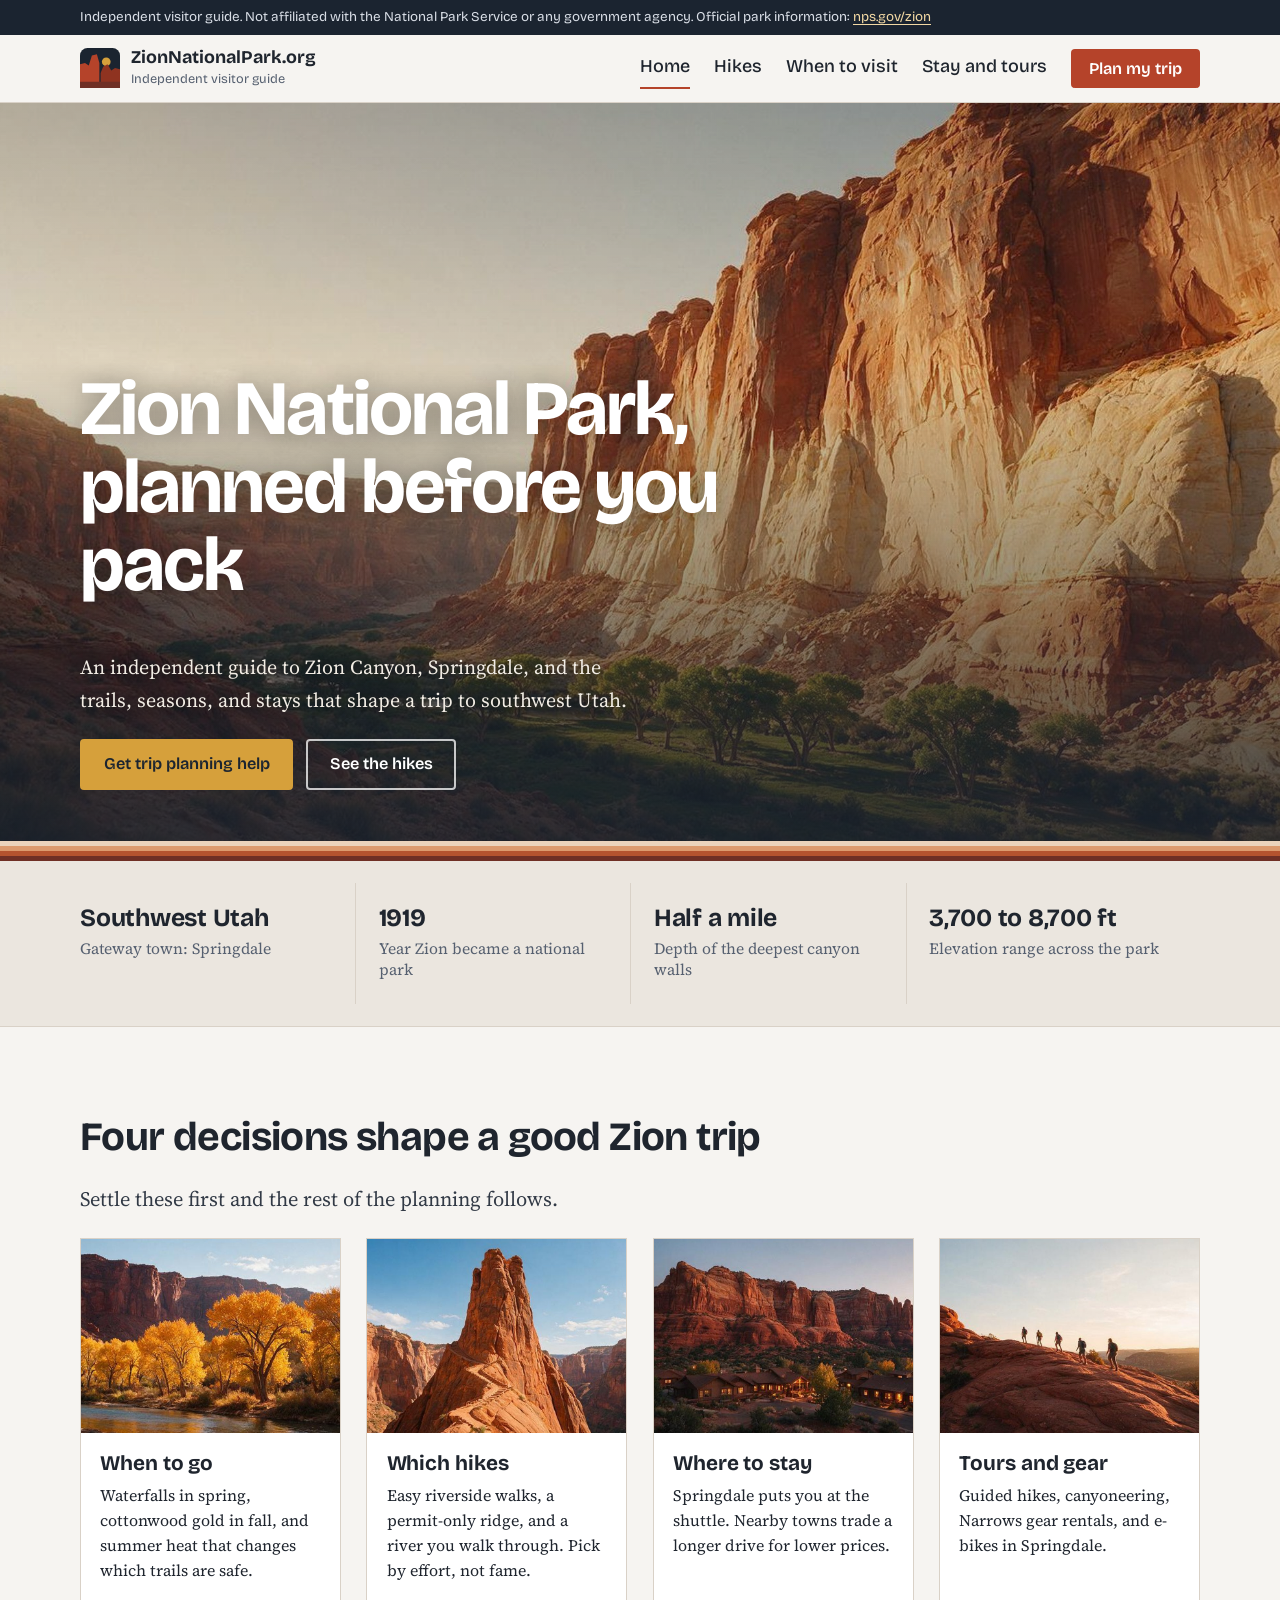
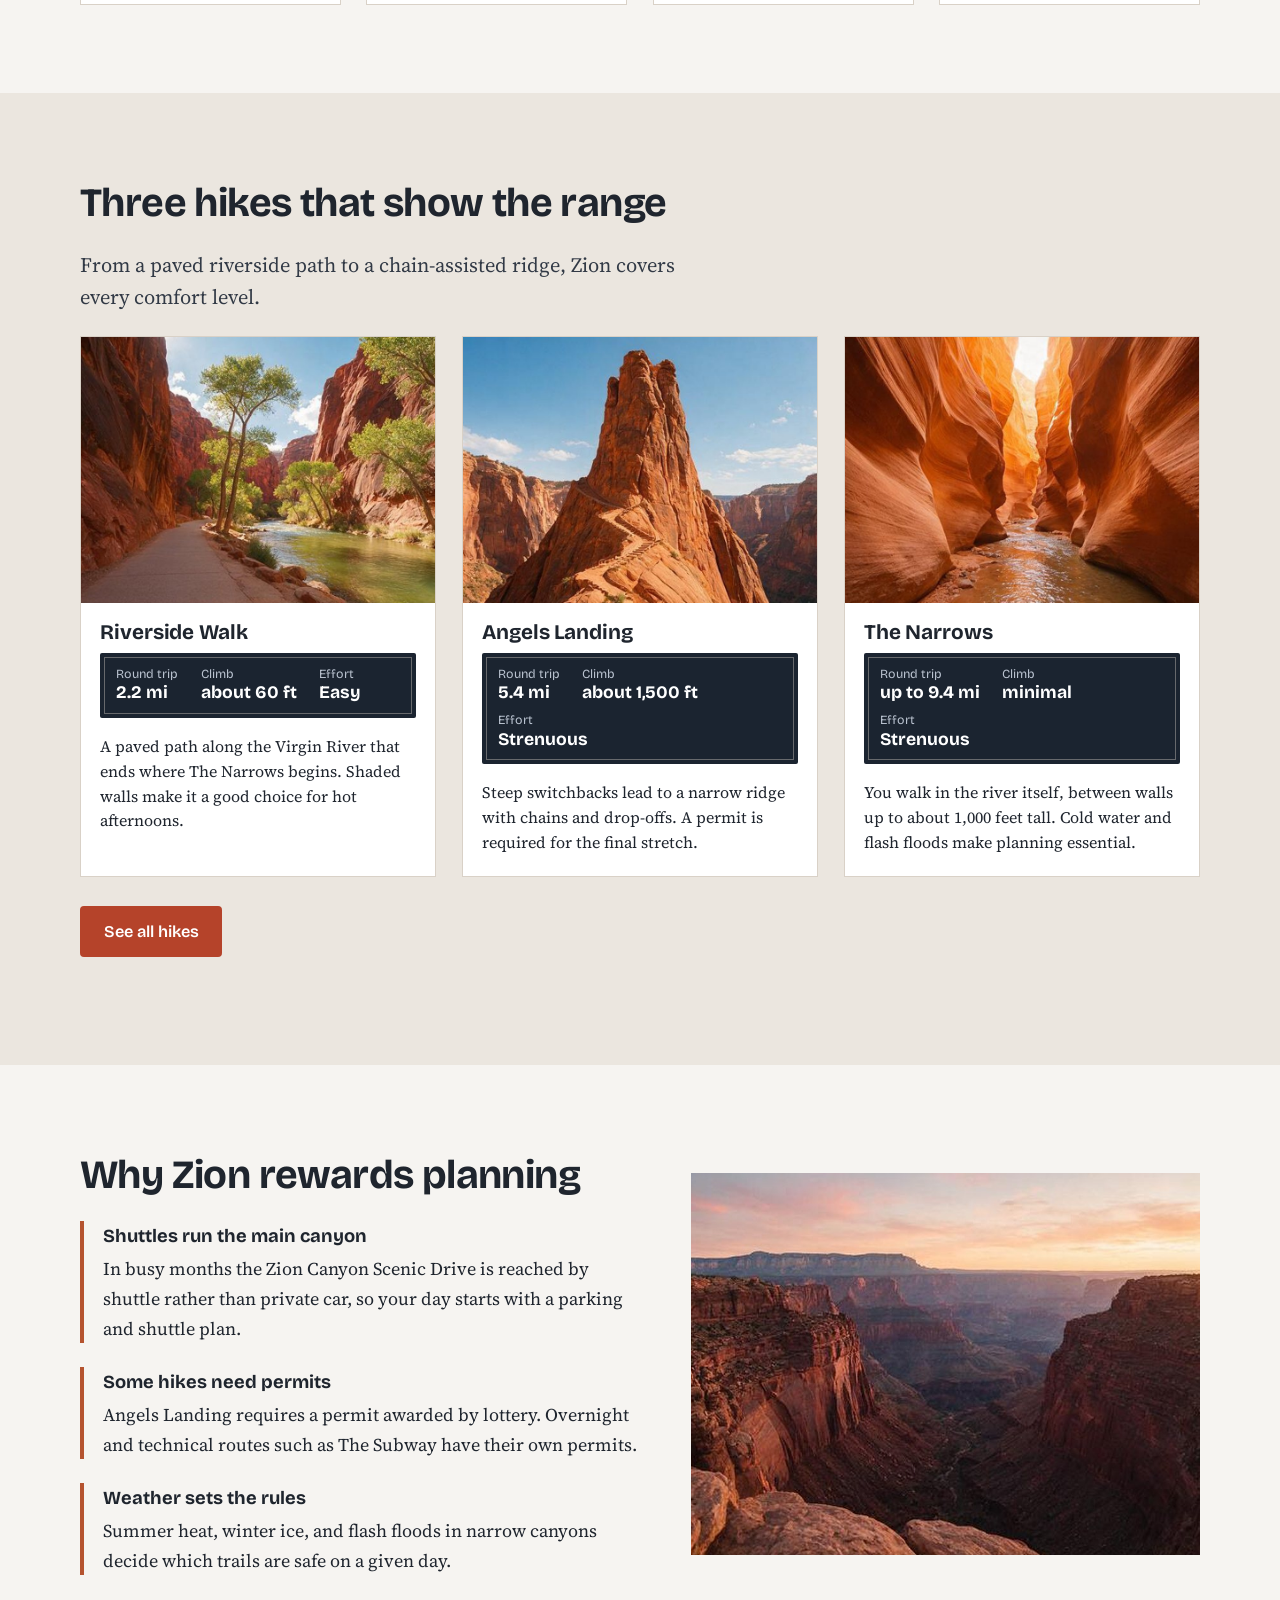
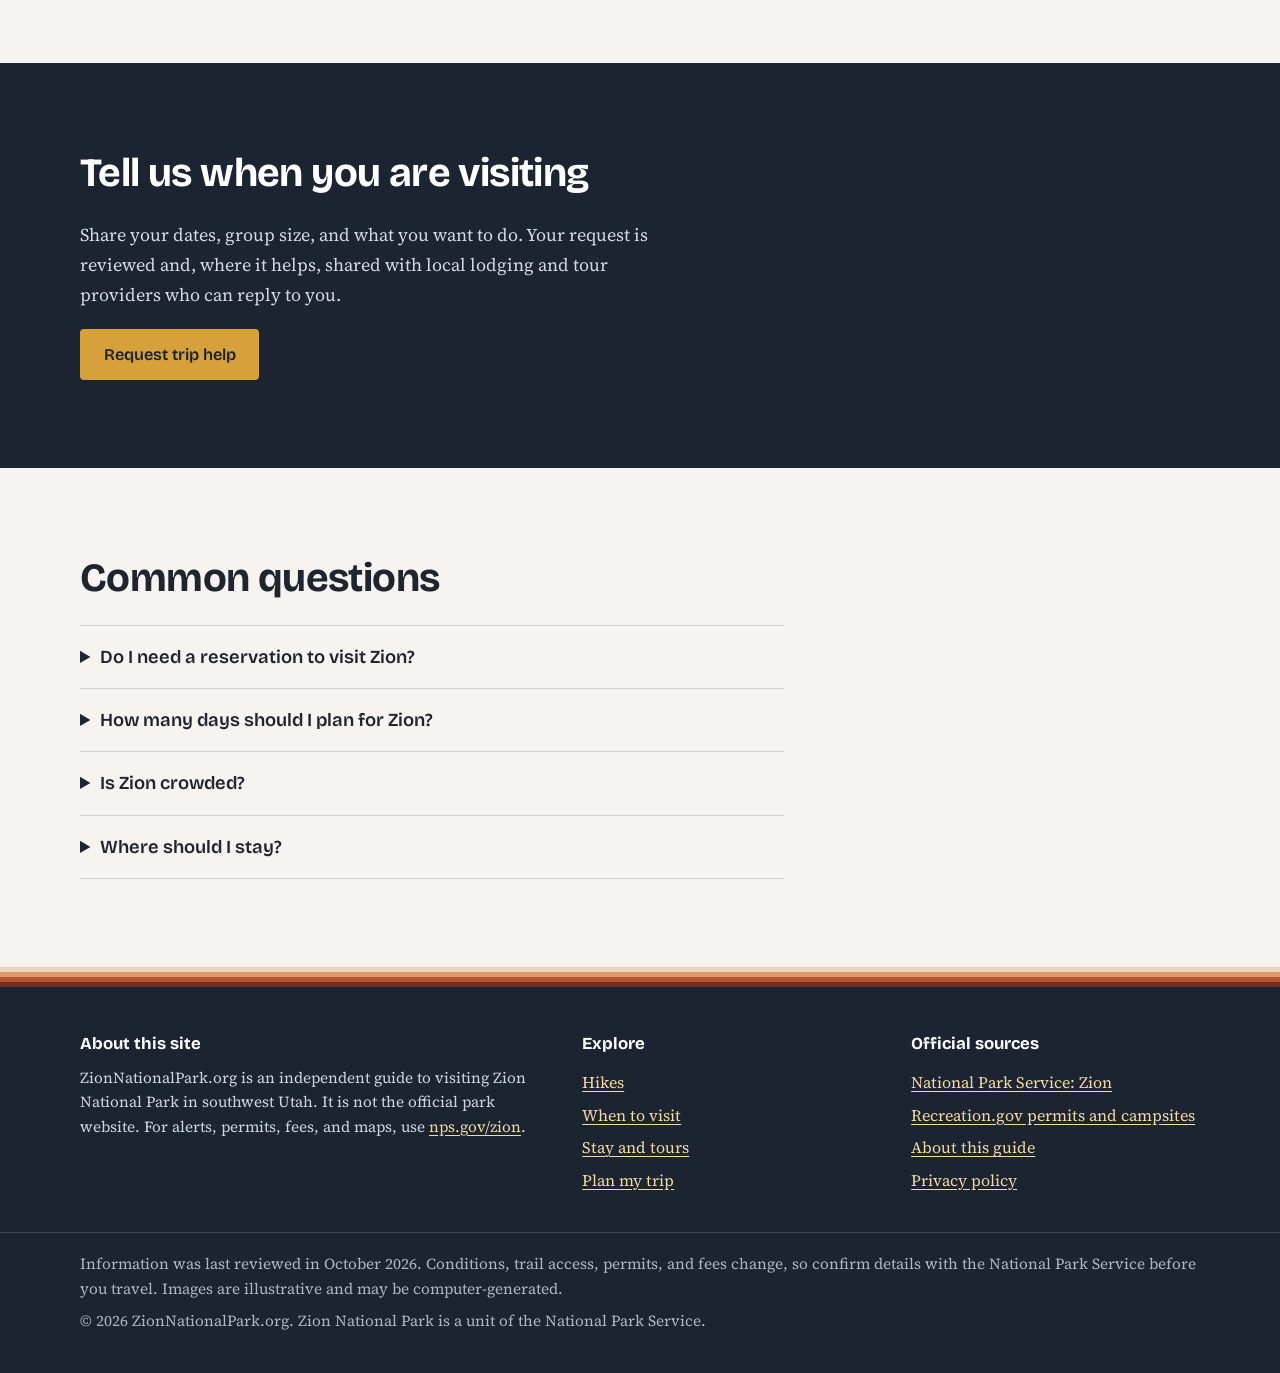
<file: index.html>
<!doctype html>
<html lang="en">
<head>
<meta charset="utf-8">
<meta name="viewport" content="width=device-width, initial-scale=1">
<title>Zion National Park Guide: Hikes, Seasons and Stays</title>
<meta name="description" content="An independent visitor guide to Zion National Park in Utah: hikes, the best time to visit, where to stay, and tours, with free trip planning help.">

<link rel="canonical" href="https://zionnationalpark.org/">
<meta property="og:type" content="website">
<meta property="og:site_name" content="ZionNationalPark.org">
<meta property="og:title" content="Zion National Park Guide: Hikes, Seasons and Stays">
<meta property="og:description" content="An independent visitor guide to Zion National Park in Utah: hikes, the best time to visit, where to stay, and tours, with free trip planning help.">
<meta property="og:url" content="https://zionnationalpark.org/">
<meta property="og:image" content="https://zionnationalpark.org/images/og-image.jpg">
<meta name="twitter:card" content="summary_large_image">
<meta name="theme-color" content="#1b2430">
<link rel="icon" href="favicon.svg" type="image/svg+xml">
<link rel="apple-touch-icon" href="apple-touch-icon.png">
<link rel="preconnect" href="https://fonts.googleapis.com">
<link rel="preconnect" href="https://fonts.gstatic.com" crossorigin>
<link rel="stylesheet" href="https://fonts.googleapis.com/css2?family=Bricolage+Grotesque:opsz,wght@12..96,500..800&family=Source+Serif+4:ital,opsz,wght@0,8..60,400..600;1,8..60,400&display=swap">
<link rel="stylesheet" href="css/style.css">
<script src="js/config.js"></script>
<script src="js/main.js" defer></script>
<script type="application/ld+json">{"@context": "https://schema.org", "@graph": [{"@type": "WebSite", "name": "ZionNationalPark.org", "url": "https://zionnationalpark.org/"}, {"@context": "https://schema.org", "@type": "FAQPage", "mainEntity": [{"@type": "Question", "name": "Do I need a reservation to visit Zion?", "acceptedAnswer": {"@type": "Answer", "text": "Rules change, so check nps.gov/zion before you go. Entering the park has not historically required a timed reservation, but specific things do: Angels Landing needs a permit, The Subway and other backcountry routes need wilderness permits, and campgrounds and lodging fill early."}}, {"@type": "Question", "name": "How many days should I plan for Zion?", "acceptedAnswer": {"@type": "Answer", "text": "Two full days covers the main canyon: one for the shuttle stops and easier trails, and one for a signature hike such as The Narrows. Three to four days lets you add Kolob Canyons, the east side, or a guided canyoneering trip."}}, {"@type": "Question", "name": "Is Zion crowded?", "acceptedAnswer": {"@type": "Answer", "text": "Zion is one of the most-visited national parks in the United States. Early mornings, weekdays, and winter are the quietest times, and the shuttle lines are shortest at the start of the day."}}, {"@type": "Question", "name": "Where should I stay?", "acceptedAnswer": {"@type": "Answer", "text": "Springdale, at the south entrance, puts you closest to the shuttle. Rockville, Hurricane, and St. George often cost less and add driving time. Kanab and Mount Carmel Junction suit the east side of the park."}}]}]}</script>
</head>
<body>
<a class="skip" href="#main">Skip to content</a>
<div class="notice"><div class="wrap">Independent visitor guide. Not affiliated with the National Park Service or any government agency. Official park information: <a href="https://www.nps.gov/zion" rel="noopener">nps.gov/zion</a></div></div>
<header class="site-header">
<div class="wrap">
<a class="brand" href="index.html"><svg viewBox="0 0 64 64" aria-hidden="true"><rect width="64" height="64" rx="12" fill="#1B2430"/><circle cx="42" cy="22" r="7" fill="#D6A03B"/><path d="M0,64 L0,26 L8,24 L14,28 L19,12 L27,10 L31,24 L31,64 Z" fill="#B5432A"/><path d="M64,64 L64,34 L56,32 L50,36 L44,26 L37,30 L33,40 L33,64 Z" fill="#8F3320"/><rect x="0" y="54" width="64" height="10" fill="#6F2F25"/></svg><span><span class="brand-name">ZionNationalPark.org</span><span class="brand-sub">Independent visitor guide</span></span></a>
<button class="nav-toggle" type="button" aria-expanded="false" aria-controls="site-nav">Menu</button>
<nav class="nav" id="site-nav" aria-label="Main"><a href="index.html" aria-current="page">Home</a><a href="hikes.html">Hikes</a><a href="when-to-visit.html">When to visit</a><a href="plan-your-stay.html">Stay and tours</a><a class="btn" href="plan-your-trip.html">Plan my trip</a></nav>
</div>
</header>
<main id="main">

<section class="hero">
<img src="images/hero.jpg" data-fallback="images/art/hero.svg" alt="Sandstone cliffs of Zion Canyon glowing at sunset above the Virgin River" width="1920" height="1080" fetchpriority="high">
<div class="wrap">
<h1>Zion National Park, planned before you pack</h1>
<p>An independent guide to Zion Canyon, Springdale, and the trails, seasons, and stays that shape a trip to southwest Utah.</p>
<div class="btn-row"><a class="btn btn--gold" href="plan-your-trip.html">Get trip planning help</a><a class="btn btn--ghost" href="hikes.html">See the hikes</a></div>
</div>
</section>
<div class="strata" aria-hidden="true"><i></i><i></i><i></i><i></i></div>
<section class="facts" aria-label="Zion at a glance"><div class="wrap"><dl>
<div><dt>Southwest Utah</dt><dd>Gateway town: Springdale</dd></div>
<div><dt>1919</dt><dd>Year Zion became a national park</dd></div>
<div><dt>Half a mile</dt><dd>Depth of the deepest canyon walls</dd></div>
<div><dt>3,700 to 8,700 ft</dt><dd>Elevation range across the park</dd></div>
</dl></div></section>

<section class="section">
<div class="wrap">
<h2>Four decisions shape a good Zion trip</h2>
<p class="lede prose">Settle these first and the rest of the planning follows.</p>
<div class="grid grid--4">
<article class="card"><img src="images/season-fall.jpg" data-fallback="images/art/season-fall.svg" alt="Golden cottonwood trees below Zion&#x27;s canyon walls in autumn" width="800" height="600" loading="lazy" decoding="async"><div class="card-body"><h3><a href="when-to-visit.html">When to go</a></h3><p>Waterfalls in spring, cottonwood gold in fall, and summer heat that changes which trails are safe.</p></div></article>
<article class="card"><img src="images/card-angels-landing.jpg" data-fallback="images/art/card-angels-landing.svg" alt="A tall sandstone fin with a switchback trail climbing its shoulder" width="800" height="600" loading="lazy" decoding="async"><div class="card-body"><h3><a href="hikes.html">Which hikes</a></h3><p>Easy riverside walks, a permit-only ridge, and a river you walk through. Pick by effort, not fame.</p></div></article>
<article class="card"><img src="images/card-springdale.jpg" data-fallback="images/art/card-springdale.svg" alt="Lodge buildings in Springdale below sandstone cliffs at dusk" width="800" height="600" loading="lazy" decoding="async"><div class="card-body"><h3><a href="plan-your-stay.html#stay">Where to stay</a></h3><p>Springdale puts you at the shuttle. Nearby towns trade a longer drive for lower prices.</p></div></article>
<article class="card"><img src="images/card-guided-tours.jpg" data-fallback="images/art/card-guided-tours.svg" alt="Hikers walking a canyon ridge at golden hour" width="800" height="600" loading="lazy" decoding="async"><div class="card-body"><h3><a href="plan-your-stay.html#tours">Tours and gear</a></h3><p>Guided hikes, canyoneering, Narrows gear rentals, and e-bikes in Springdale.</p></div></article>
</div>
</div>
</section>

<section class="section section--tint">
<div class="wrap">
<h2>Three hikes that show the range</h2>
<p class="lede prose">From a paved riverside path to a chain-assisted ridge, Zion covers every comfort level.</p>
<div class="grid grid--3">
<article class="card"><img src="images/card-riverside-walk.jpg" data-fallback="images/art/card-riverside-walk.svg" alt="A paved path beside a river between tall canyon walls" width="800" height="600" loading="lazy" decoding="async"><div class="card-body"><h3>Riverside Walk</h3><dl class="plate"><div><dt>Round trip</dt><dd>2.2 mi</dd></div><div><dt>Climb</dt><dd>about 60 ft</dd></div><div><dt>Effort</dt><dd>Easy</dd></div></dl><p>A paved path along the Virgin River that ends where The Narrows begins. Shaded walls make it a good choice for hot afternoons.</p></div></article>
<article class="card"><img src="images/card-angels-landing.jpg" data-fallback="images/art/card-angels-landing.svg" alt="A tall sandstone fin with a switchback trail" width="800" height="600" loading="lazy" decoding="async"><div class="card-body"><h3>Angels Landing</h3><dl class="plate"><div><dt>Round trip</dt><dd>5.4 mi</dd></div><div><dt>Climb</dt><dd>about 1,500 ft</dd></div><div><dt>Effort</dt><dd>Strenuous</dd></div></dl><p>Steep switchbacks lead to a narrow ridge with chains and drop-offs. A permit is required for the final stretch.</p></div></article>
<article class="card"><img src="images/card-narrows.jpg" data-fallback="images/art/card-narrows.svg" alt="A narrow slot canyon with a river running through it" width="800" height="600" loading="lazy" decoding="async"><div class="card-body"><h3>The Narrows</h3><dl class="plate"><div><dt>Round trip</dt><dd>up to 9.4 mi</dd></div><div><dt>Climb</dt><dd>minimal</dd></div><div><dt>Effort</dt><dd>Strenuous</dd></div></dl><p>You walk in the river itself, between walls up to about 1,000 feet tall. Cold water and flash floods make planning essential.</p></div></article>
</div>
<p style="margin-top:1.8rem"><a class="btn" href="hikes.html">See all hikes</a></p>
</div>
</section>

<section class="section">
<div class="wrap split">
<div>
<h2>Why Zion rewards planning</h2>
<ul class="points">
<li><strong>Shuttles run the main canyon</strong>In busy months the Zion Canyon Scenic Drive is reached by shuttle rather than private car, so your day starts with a parking and shuttle plan.</li>
<li><strong>Some hikes need permits</strong>Angels Landing requires a permit awarded by lottery. Overnight and technical routes such as The Subway have their own permits.</li>
<li><strong>Weather sets the rules</strong>Summer heat, winter ice, and flash floods in narrow canyons decide which trails are safe on a given day.</li>
</ul>
</div>
<div><img src="images/card-observation-point.jpg" data-fallback="images/art/card-observation-point.svg" alt="A deep canyon seen from a high rim at sunset" width="800" height="600" loading="lazy" decoding="async"></div>
</div>
</section>

<section class="section cta">
<div class="wrap">
<h2>Tell us when you are visiting</h2>
<p>Share your dates, group size, and what you want to do. Your request is reviewed and, where it helps, shared with local lodging and tour providers who can reply to you.</p>
<a class="btn btn--gold" href="plan-your-trip.html">Request trip help</a>
</div>
</section>

<section class="section">
<div class="wrap">
<h2>Common questions</h2>
<div class="prose" style="max-width:44rem"><details><summary>Do I need a reservation to visit Zion?</summary><p>Rules change, so check nps.gov/zion before you go. Entering the park has not historically required a timed reservation, but specific things do: Angels Landing needs a permit, The Subway and other backcountry routes need wilderness permits, and campgrounds and lodging fill early.</p></details><details><summary>How many days should I plan for Zion?</summary><p>Two full days covers the main canyon: one for the shuttle stops and easier trails, and one for a signature hike such as The Narrows. Three to four days lets you add Kolob Canyons, the east side, or a guided canyoneering trip.</p></details><details><summary>Is Zion crowded?</summary><p>Zion is one of the most-visited national parks in the United States. Early mornings, weekdays, and winter are the quietest times, and the shuttle lines are shortest at the start of the day.</p></details><details><summary>Where should I stay?</summary><p>Springdale, at the south entrance, puts you closest to the shuttle. Rockville, Hurricane, and St. George often cost less and add driving time. Kanab and Mount Carmel Junction suit the east side of the park.</p></details></div>
</div>
</section>

</main>
<div class="strata strata--static" aria-hidden="true"><i></i><i></i><i></i><i></i></div>
<footer class="site-footer">
<div class="wrap">
<div>
<h2>About this site</h2>
<p>ZionNationalPark.org is an independent guide to visiting Zion National Park in southwest Utah. It is not the official park website. For alerts, permits, fees, and maps, use <a href="https://www.nps.gov/zion" rel="noopener">nps.gov/zion</a>.</p>
</div>
<div>
<h2>Explore</h2>
<ul>
<li><a href="hikes.html">Hikes</a></li>
<li><a href="when-to-visit.html">When to visit</a></li>
<li><a href="plan-your-stay.html">Stay and tours</a></li>
<li><a href="plan-your-trip.html">Plan my trip</a></li>
</ul>
</div>
<div>
<h2>Official sources</h2>
<ul>
<li><a href="https://www.nps.gov/zion" rel="noopener">National Park Service: Zion</a></li>
<li><a href="https://www.recreation.gov" rel="noopener">Recreation.gov permits and campsites</a></li>
<li><a href="about.html">About this guide</a></li>
<li><a href="privacy.html">Privacy policy</a></li>
</ul>
</div>
</div>
<div class="legal"><div class="wrap">
<p>Information was last reviewed in October 2026. Conditions, trail access, permits, and fees change, so confirm details with the National Park Service before you travel. Images are illustrative and may be computer-generated.</p>
<p>&copy; <span id="year">2026</span> ZionNationalPark.org. Zion National Park is a unit of the National Park Service.</p>
</div></div>
</footer>
</body>
</html>
</file>
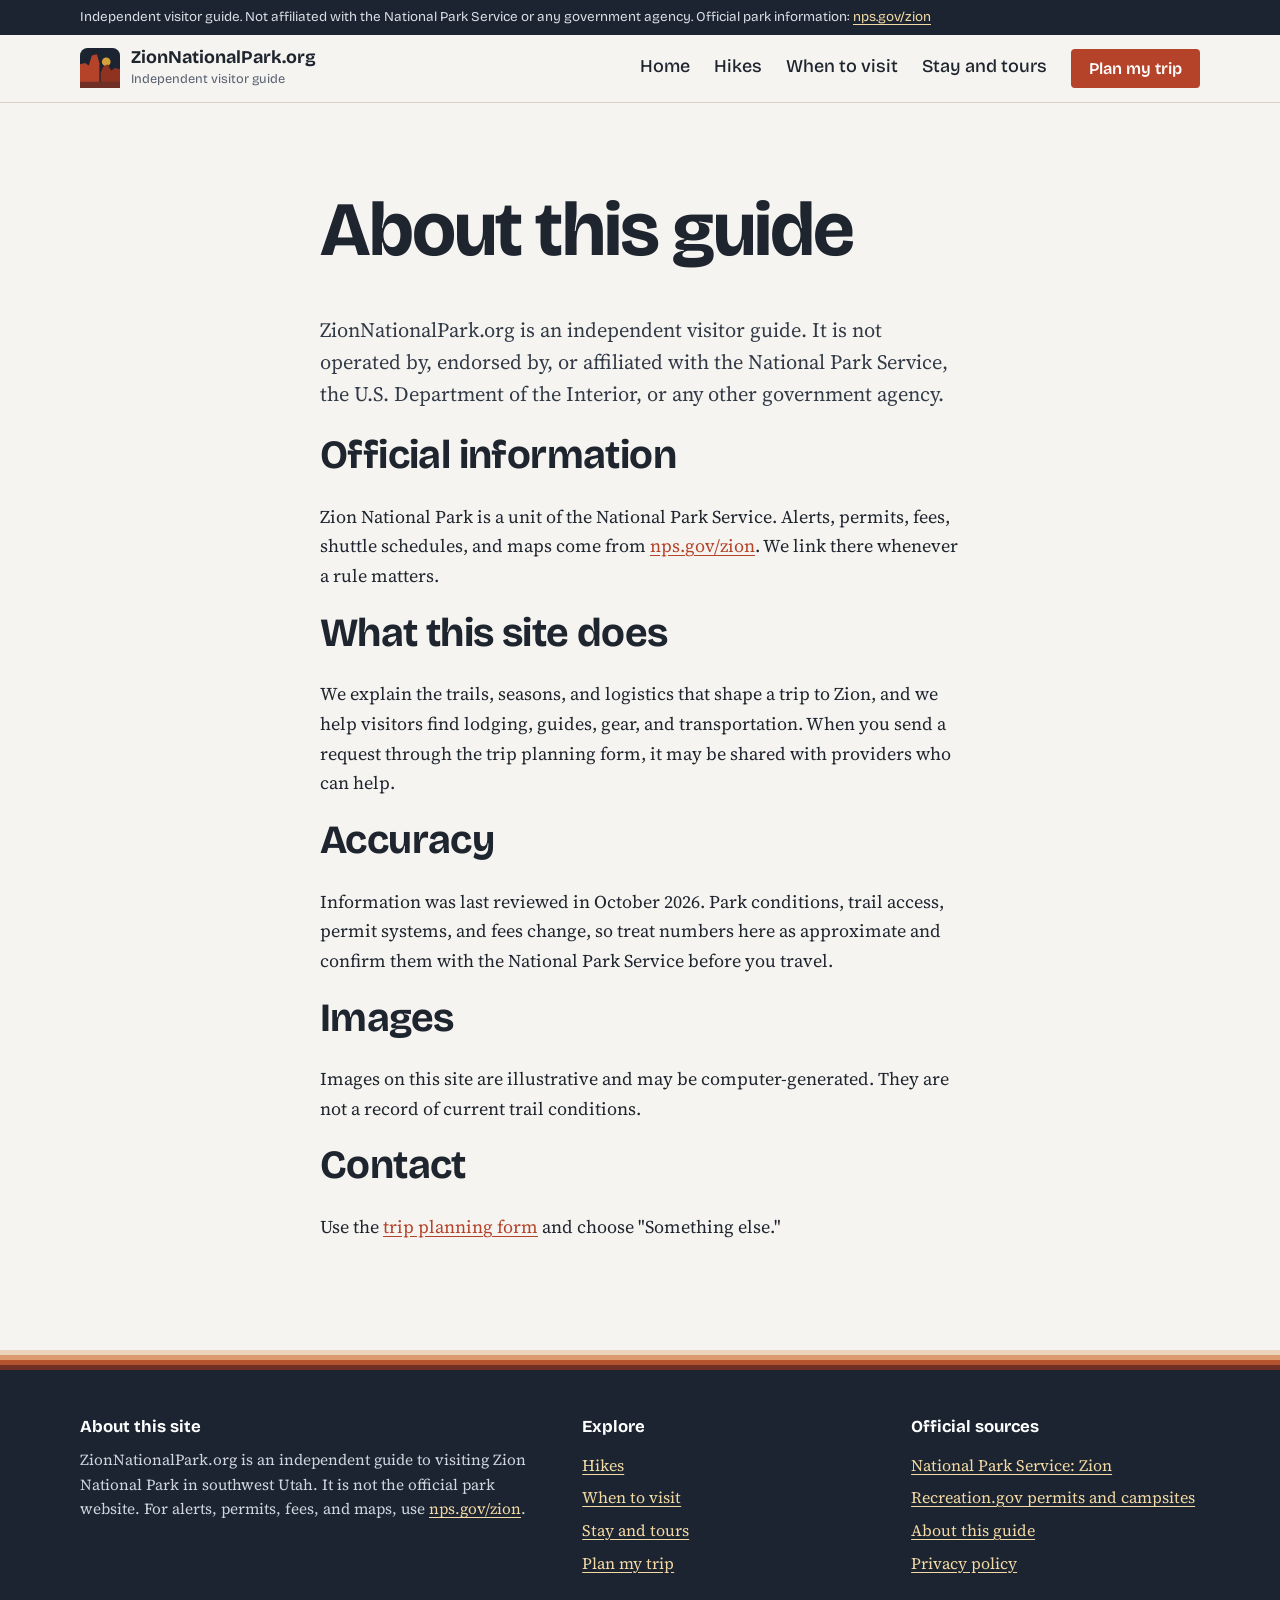
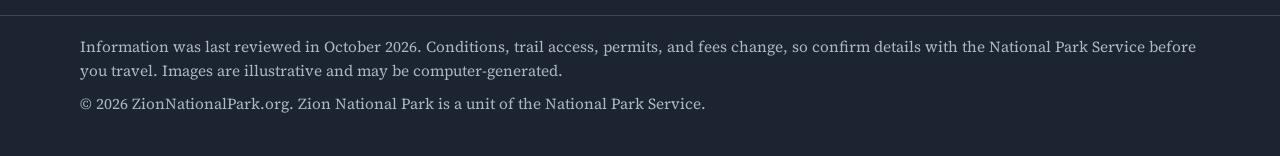
<file: about.html>
<!doctype html>
<html lang="en">
<head>
<meta charset="utf-8">
<meta name="viewport" content="width=device-width, initial-scale=1">
<title>About This Independent Zion Guide</title>
<meta name="description" content="ZionNationalPark.org is an independent visitor guide, not affiliated with the National Park Service.">

<link rel="canonical" href="https://zionnationalpark.org/about.html">
<meta property="og:type" content="website">
<meta property="og:site_name" content="ZionNationalPark.org">
<meta property="og:title" content="About This Independent Zion Guide">
<meta property="og:description" content="ZionNationalPark.org is an independent visitor guide, not affiliated with the National Park Service.">
<meta property="og:url" content="https://zionnationalpark.org/about.html">
<meta property="og:image" content="https://zionnationalpark.org/images/og-image.jpg">
<meta name="twitter:card" content="summary_large_image">
<meta name="theme-color" content="#1b2430">
<link rel="icon" href="favicon.svg" type="image/svg+xml">
<link rel="apple-touch-icon" href="apple-touch-icon.png">
<link rel="preconnect" href="https://fonts.googleapis.com">
<link rel="preconnect" href="https://fonts.gstatic.com" crossorigin>
<link rel="stylesheet" href="https://fonts.googleapis.com/css2?family=Bricolage+Grotesque:opsz,wght@12..96,500..800&family=Source+Serif+4:ital,opsz,wght@0,8..60,400..600;1,8..60,400&display=swap">
<link rel="stylesheet" href="css/style.css">
<script src="js/config.js"></script>
<script src="js/main.js" defer></script>

</head>
<body>
<a class="skip" href="#main">Skip to content</a>
<div class="notice"><div class="wrap">Independent visitor guide. Not affiliated with the National Park Service or any government agency. Official park information: <a href="https://www.nps.gov/zion" rel="noopener">nps.gov/zion</a></div></div>
<header class="site-header">
<div class="wrap">
<a class="brand" href="index.html"><svg viewBox="0 0 64 64" aria-hidden="true"><rect width="64" height="64" rx="12" fill="#1B2430"/><circle cx="42" cy="22" r="7" fill="#D6A03B"/><path d="M0,64 L0,26 L8,24 L14,28 L19,12 L27,10 L31,24 L31,64 Z" fill="#B5432A"/><path d="M64,64 L64,34 L56,32 L50,36 L44,26 L37,30 L33,40 L33,64 Z" fill="#8F3320"/><rect x="0" y="54" width="64" height="10" fill="#6F2F25"/></svg><span><span class="brand-name">ZionNationalPark.org</span><span class="brand-sub">Independent visitor guide</span></span></a>
<button class="nav-toggle" type="button" aria-expanded="false" aria-controls="site-nav">Menu</button>
<nav class="nav" id="site-nav" aria-label="Main"><a href="index.html">Home</a><a href="hikes.html">Hikes</a><a href="when-to-visit.html">When to visit</a><a href="plan-your-stay.html">Stay and tours</a><a class="btn" href="plan-your-trip.html">Plan my trip</a></nav>
</div>
</header>
<main id="main">

<section class="section"><div class="wrap prose">
<h1>About this guide</h1>
<p class="lede">ZionNationalPark.org is an independent visitor guide. It is not operated by, endorsed by, or affiliated with the National Park Service, the U.S. Department of the Interior, or any other government agency.</p>
<h2>Official information</h2>
<p>Zion National Park is a unit of the National Park Service. Alerts, permits, fees, shuttle schedules, and maps come from <a href="https://www.nps.gov/zion" rel="noopener">nps.gov/zion</a>. We link there whenever a rule matters.</p>
<h2>What this site does</h2>
<p>We explain the trails, seasons, and logistics that shape a trip to Zion, and we help visitors find lodging, guides, gear, and transportation. When you send a request through the trip planning form, it may be shared with providers who can help.</p>
<h2>Accuracy</h2>
<p>Information was last reviewed in October 2026. Park conditions, trail access, permit systems, and fees change, so treat numbers here as approximate and confirm them with the National Park Service before you travel.</p>
<h2>Images</h2>
<p>Images on this site are illustrative and may be computer-generated. They are not a record of current trail conditions.</p>
<h2>Contact</h2>
<p>Use the <a href="plan-your-trip.html">trip planning form</a> and choose "Something else."</p>
</div></section>

</main>
<div class="strata strata--static" aria-hidden="true"><i></i><i></i><i></i><i></i></div>
<footer class="site-footer">
<div class="wrap">
<div>
<h2>About this site</h2>
<p>ZionNationalPark.org is an independent guide to visiting Zion National Park in southwest Utah. It is not the official park website. For alerts, permits, fees, and maps, use <a href="https://www.nps.gov/zion" rel="noopener">nps.gov/zion</a>.</p>
</div>
<div>
<h2>Explore</h2>
<ul>
<li><a href="hikes.html">Hikes</a></li>
<li><a href="when-to-visit.html">When to visit</a></li>
<li><a href="plan-your-stay.html">Stay and tours</a></li>
<li><a href="plan-your-trip.html">Plan my trip</a></li>
</ul>
</div>
<div>
<h2>Official sources</h2>
<ul>
<li><a href="https://www.nps.gov/zion" rel="noopener">National Park Service: Zion</a></li>
<li><a href="https://www.recreation.gov" rel="noopener">Recreation.gov permits and campsites</a></li>
<li><a href="about.html">About this guide</a></li>
<li><a href="privacy.html">Privacy policy</a></li>
</ul>
</div>
</div>
<div class="legal"><div class="wrap">
<p>Information was last reviewed in October 2026. Conditions, trail access, permits, and fees change, so confirm details with the National Park Service before you travel. Images are illustrative and may be computer-generated.</p>
<p>&copy; <span id="year">2026</span> ZionNationalPark.org. Zion National Park is a unit of the National Park Service.</p>
</div></div>
</footer>
</body>
</html>
</file>
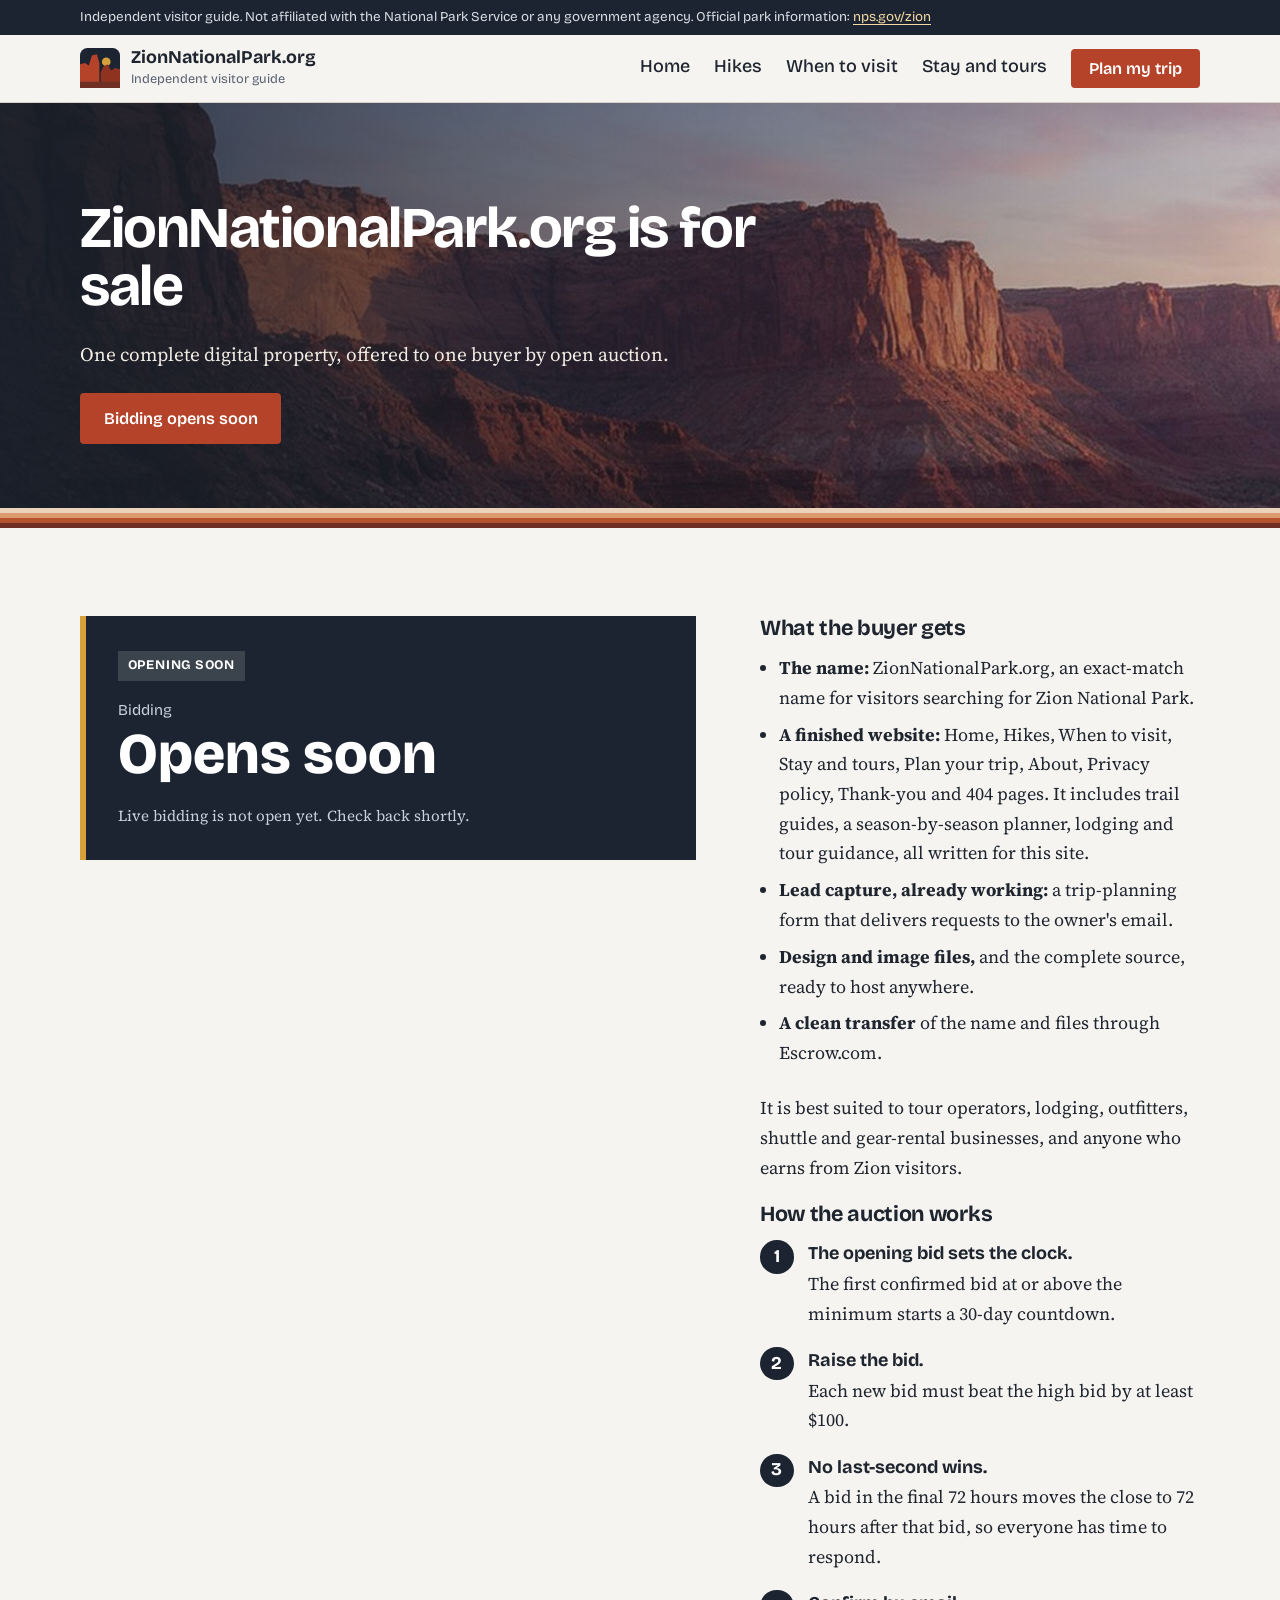
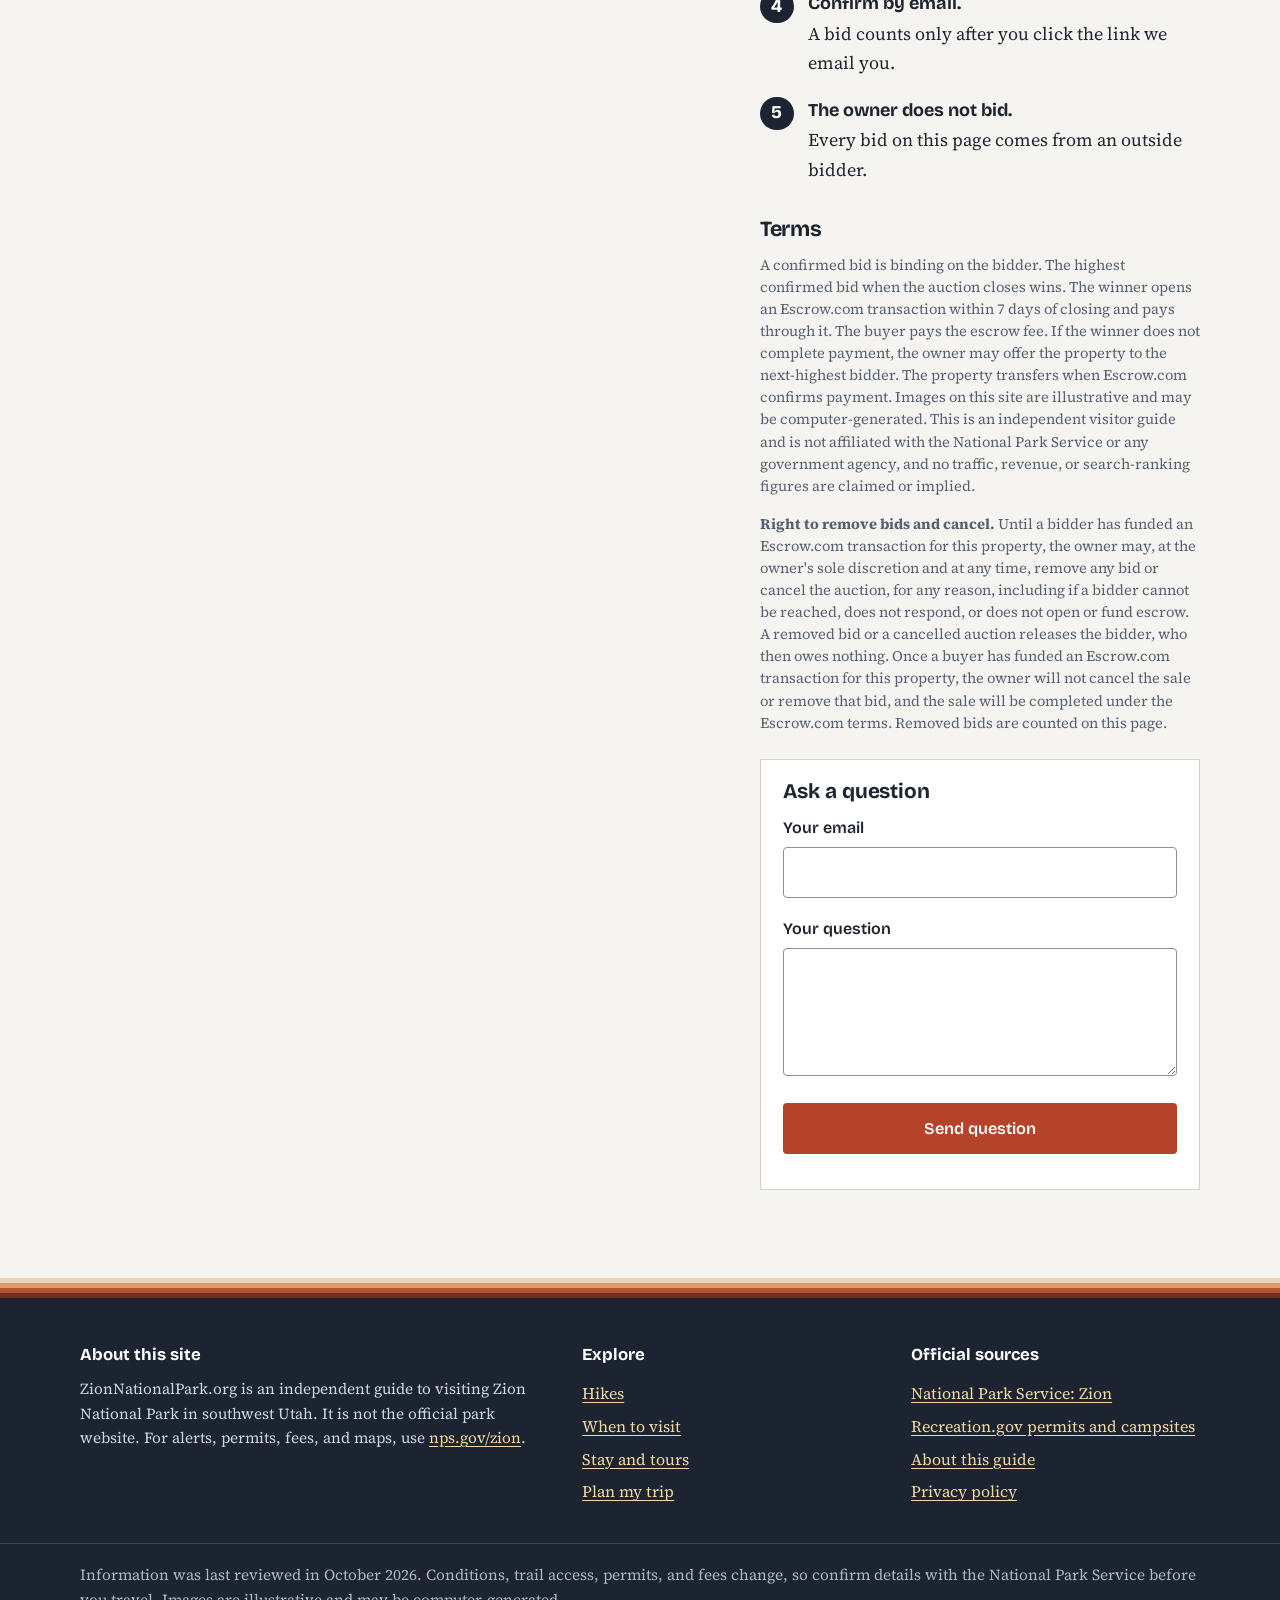
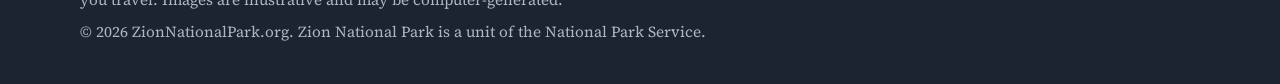
<file: auction.html>
<!doctype html>
<html lang="en">
<head>
<meta charset="utf-8">
<meta name="robots" content="noindex, follow">
<meta name="viewport" content="width=device-width, initial-scale=1">
<title>ZionNationalPark.org: Digital Property for Sale by Auction</title>
<meta name="description" content="ZionNationalPark.org is offered as a complete digital property: the name, a finished visitor guide, and a working lead-capture form. Bids are open.">

<link rel="canonical" href="https://zionnationalpark.org/auction.html">
<meta property="og:type" content="website">
<meta property="og:site_name" content="ZionNationalPark.org">
<meta property="og:title" content="ZionNationalPark.org: Digital Property for Sale by Auction">
<meta property="og:description" content="ZionNationalPark.org is offered as a complete digital property: the name, a finished visitor guide, and a working lead-capture form. Bids are open.">
<meta property="og:url" content="https://zionnationalpark.org/auction.html">
<meta property="og:image" content="https://zionnationalpark.org/images/og-image.jpg">
<meta name="twitter:card" content="summary_large_image">
<meta name="theme-color" content="#1b2430">
<link rel="icon" href="favicon.svg" type="image/svg+xml">
<link rel="apple-touch-icon" href="apple-touch-icon.png">
<link rel="preconnect" href="https://fonts.googleapis.com">
<link rel="preconnect" href="https://fonts.gstatic.com" crossorigin>
<link rel="stylesheet" href="https://fonts.googleapis.com/css2?family=Bricolage+Grotesque:opsz,wght@12..96,500..800&family=Source+Serif+4:ital,opsz,wght@0,8..60,400..600;1,8..60,400&display=swap">
<link rel="stylesheet" href="css/style.css">
<script src="js/config.js"></script>
<script src="js/main.js" defer></script>
<script src="js/auction.js?v=4" defer></script>

</head>
<body>
<a class="skip" href="#main">Skip to content</a>
<div class="notice"><div class="wrap">Independent visitor guide. Not affiliated with the National Park Service or any government agency. Official park information: <a href="https://www.nps.gov/zion" rel="noopener">nps.gov/zion</a></div></div>
<header class="site-header">
<div class="wrap">
<a class="brand" href="index.html"><svg viewBox="0 0 64 64" aria-hidden="true"><rect width="64" height="64" rx="12" fill="#1B2430"/><circle cx="42" cy="22" r="7" fill="#D6A03B"/><path d="M0,64 L0,26 L8,24 L14,28 L19,12 L27,10 L31,24 L31,64 Z" fill="#B5432A"/><path d="M64,64 L64,34 L56,32 L50,36 L44,26 L37,30 L33,40 L33,64 Z" fill="#8F3320"/><rect x="0" y="54" width="64" height="10" fill="#6F2F25"/></svg><span><span class="brand-name">ZionNationalPark.org</span><span class="brand-sub">Independent visitor guide</span></span></a>
<button class="nav-toggle" type="button" aria-expanded="false" aria-controls="site-nav">Menu</button>
<nav class="nav" id="site-nav" aria-label="Main"><a href="index.html">Home</a><a href="hikes.html">Hikes</a><a href="when-to-visit.html">When to visit</a><a href="plan-your-stay.html">Stay and tours</a><a class="btn" href="plan-your-trip.html">Plan my trip</a></nav>
</div>
</header>
<main id="main">

<section class="page-head">
<img src="images/header-plan.jpg" data-fallback="images/art/header-plan.svg" alt="" width="1600" height="500" fetchpriority="high">
<div class="wrap">
<h1>ZionNationalPark.org is for sale</h1>
<p>One complete digital property, offered to one buyer by open auction.</p>
<p style="margin-top:1.4rem"><a class="btn" id="a-cta" href="#auction-panel">Place a bid</a></p>
</div>
</section>
<div class="strata" aria-hidden="true"><i></i><i></i><i></i><i></i></div>

<section class="section">
<div class="wrap form-layout">
<div>
<div id="a-banner" class="a-banner" hidden role="status"></div>

<div class="auction-panel" id="auction-panel" aria-live="polite">
<span class="a-status" id="a-status">Loading</span>
<p class="a-label" id="a-label">Current high bid</p>
<p class="a-amount" id="a-amount">&nbsp;</p>
<p class="a-clock-label" id="a-clock-label"></p>
<p class="a-clock" id="a-clock"></p>
<p class="a-meta" id="a-meta"></p>
<div class="a-history-wrap" id="a-history-wrap" hidden>
<h3>Confirmed bids</h3>
<ul class="a-history" id="a-history"></ul>
<p class="a-meta" id="a-removed" hidden></p>
</div>
</div>

<div id="bid-form-wrap" hidden>
<form id="bid-form" class="lead-form" novalidate>
<h2 style="margin-top:0">Place a bid</h2>
<p class="fine" style="margin-top:0">Your next bid must be at least <strong id="a-min"></strong>. Your bid counts only after you confirm it by email. The email can land in spam or junk, so check there if it does not arrive.</p>
<div class="hp" aria-hidden="true"><input type="text" name="hp_trap_field" tabindex="-1" autocomplete="off"></div>
<div class="field-row">
<div class="field"><label for="bid-name">Your name</label><input type="text" id="bid-name" name="name" autocomplete="name" required></div>
<div class="field"><label for="bid-company">Company <span class="hint">(optional)</span></label><input type="text" id="bid-company" name="company" autocomplete="organization"></div>
</div>
<div class="field-row">
<div class="field"><label for="bid-email">Email</label><input type="email" id="bid-email" name="email" autocomplete="email" required></div>
<div class="field"><label for="bid-phone">Phone</label><input type="tel" id="bid-phone" name="phone" autocomplete="tel" required></div>
</div>
<div class="field"><label for="bid-amount">Your bid (US dollars)</label><div class="a-amount-field"><span>$</span><input type="text" inputmode="numeric" id="bid-amount" name="amount" autocomplete="off" required></div></div>
<div class="field"><label class="check"><input type="checkbox" name="terms" id="bid-terms"><span>I have read the auction terms. I understand that a confirmed bid is binding on me, that the winner opens and funds an Escrow.com transaction within 7 days of the auction closing, and that the owner may remove a bid or cancel the auction until escrow is funded.</span></label></div>
<button class="btn" type="submit">Submit bid</button>
<div id="bid-status" class="form-status" role="status"></div>
</form>
</div>
<div id="a-closed" class="a-closed" hidden>Bidding is not open right now.</div>
</div>

<aside class="a-side">
<h2>What the buyer gets</h2>
<ul class="a-list">
<li><strong>The name:</strong> ZionNationalPark.org, an exact-match name for visitors searching for Zion National Park.</li>
<li><strong>A finished website:</strong> Home, Hikes, When to visit, Stay and tours, Plan your trip, About, Privacy policy, Thank-you and 404 pages. It includes trail guides, a season-by-season planner, lodging and tour guidance, all written for this site.</li>
<li><strong>Lead capture, already working:</strong> a trip-planning form that delivers requests to the owner's email.</li>
<li><strong>Design and image files,</strong> and the complete source, ready to host anywhere.</li>
<li><strong>A clean transfer</strong> of the name and files through Escrow.com.</li>
</ul>
<p>It is best suited to tour operators, lodging, outfitters, shuttle and gear-rental businesses, and anyone who earns from Zion visitors.</p>

<h2>How the auction works</h2>
<ol class="steps">
<li><strong>The opening bid sets the clock.</strong>The first confirmed bid at or above the minimum starts a 30-day countdown.</li>
<li><strong>Raise the bid.</strong>Each new bid must beat the high bid by at least $100.</li>
<li><strong>No last-second wins.</strong>A bid in the final 72 hours moves the close to 72 hours after that bid, so everyone has time to respond.</li>
<li><strong>Confirm by email.</strong>A bid counts only after you click the link we email you.</li>
<li><strong>The owner does not bid.</strong>Every bid on this page comes from an outside bidder.</li>
</ol>

<h2>Terms</h2>
<p class="fine" style="margin-top:0">A confirmed bid is binding on the bidder. The highest confirmed bid when the auction closes wins. The winner opens an Escrow.com transaction within 7 days of closing and pays through it. The buyer pays the escrow fee. If the winner does not complete payment, the owner may offer the property to the next-highest bidder. The property transfers when Escrow.com confirms payment. Images on this site are illustrative and may be computer-generated. This is an independent visitor guide and is not affiliated with the National Park Service or any government agency, and no traffic, revenue, or search-ranking figures are claimed or implied.</p>
<p class="fine"><strong>Right to remove bids and cancel.</strong> Until a bidder has funded an Escrow.com transaction for this property, the owner may, at the owner's sole discretion and at any time, remove any bid or cancel the auction, for any reason, including if a bidder cannot be reached, does not respond, or does not open or fund escrow. A removed bid or a cancelled auction releases the bidder, who then owes nothing. Once a buyer has funded an Escrow.com transaction for this property, the owner will not cancel the sale or remove that bid, and the sale will be completed under the Escrow.com terms. Removed bids are counted on this page.</p>

<form id="ask-form" class="ask-form" novalidate>
<h3>Ask a question</h3>
<div class="hp" aria-hidden="true"><input type="checkbox" name="botcheck" tabindex="-1" autocomplete="off"></div>
<div class="field"><label for="ask-email">Your email</label><input type="email" id="ask-email" name="email" required></div>
<div class="field"><label for="ask-msg">Your question</label><textarea id="ask-msg" name="message" required></textarea></div>
<button class="btn" type="submit">Send question</button>
<div id="ask-status" class="form-status" role="status"></div>
</form>
</aside>
</div>
</section>

</main>
<div class="strata strata--static" aria-hidden="true"><i></i><i></i><i></i><i></i></div>
<footer class="site-footer">
<div class="wrap">
<div>
<h2>About this site</h2>
<p>ZionNationalPark.org is an independent guide to visiting Zion National Park in southwest Utah. It is not the official park website. For alerts, permits, fees, and maps, use <a href="https://www.nps.gov/zion" rel="noopener">nps.gov/zion</a>.</p>
</div>
<div>
<h2>Explore</h2>
<ul>
<li><a href="hikes.html">Hikes</a></li>
<li><a href="when-to-visit.html">When to visit</a></li>
<li><a href="plan-your-stay.html">Stay and tours</a></li>
<li><a href="plan-your-trip.html">Plan my trip</a></li>
</ul>
</div>
<div>
<h2>Official sources</h2>
<ul>
<li><a href="https://www.nps.gov/zion" rel="noopener">National Park Service: Zion</a></li>
<li><a href="https://www.recreation.gov" rel="noopener">Recreation.gov permits and campsites</a></li>
<li><a href="about.html">About this guide</a></li>
<li><a href="privacy.html">Privacy policy</a></li>
</ul>
</div>
</div>
<div class="legal"><div class="wrap">
<p>Information was last reviewed in October 2026. Conditions, trail access, permits, and fees change, so confirm details with the National Park Service before you travel. Images are illustrative and may be computer-generated.</p>
<p>&copy; <span id="year">2026</span> ZionNationalPark.org. Zion National Park is a unit of the National Park Service.</p>
</div></div>
</footer>
</body>
</html>
</file>
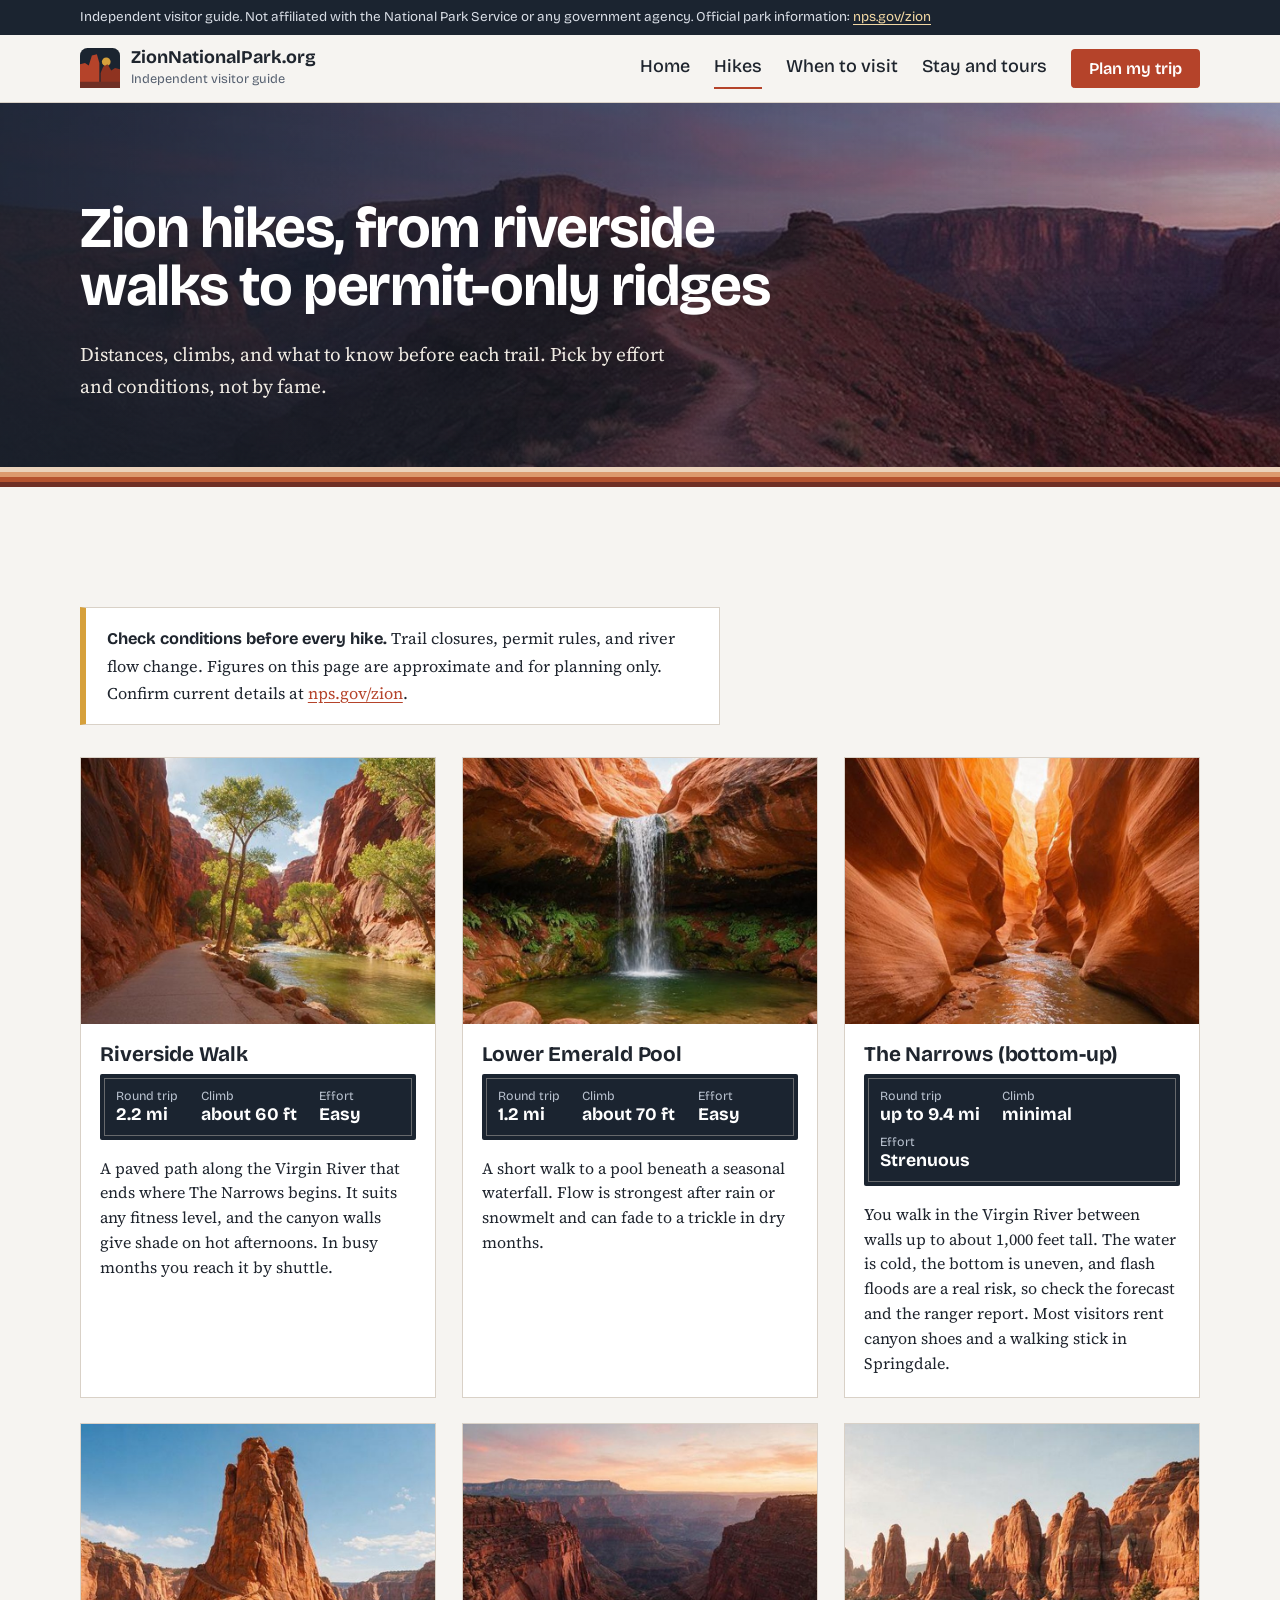
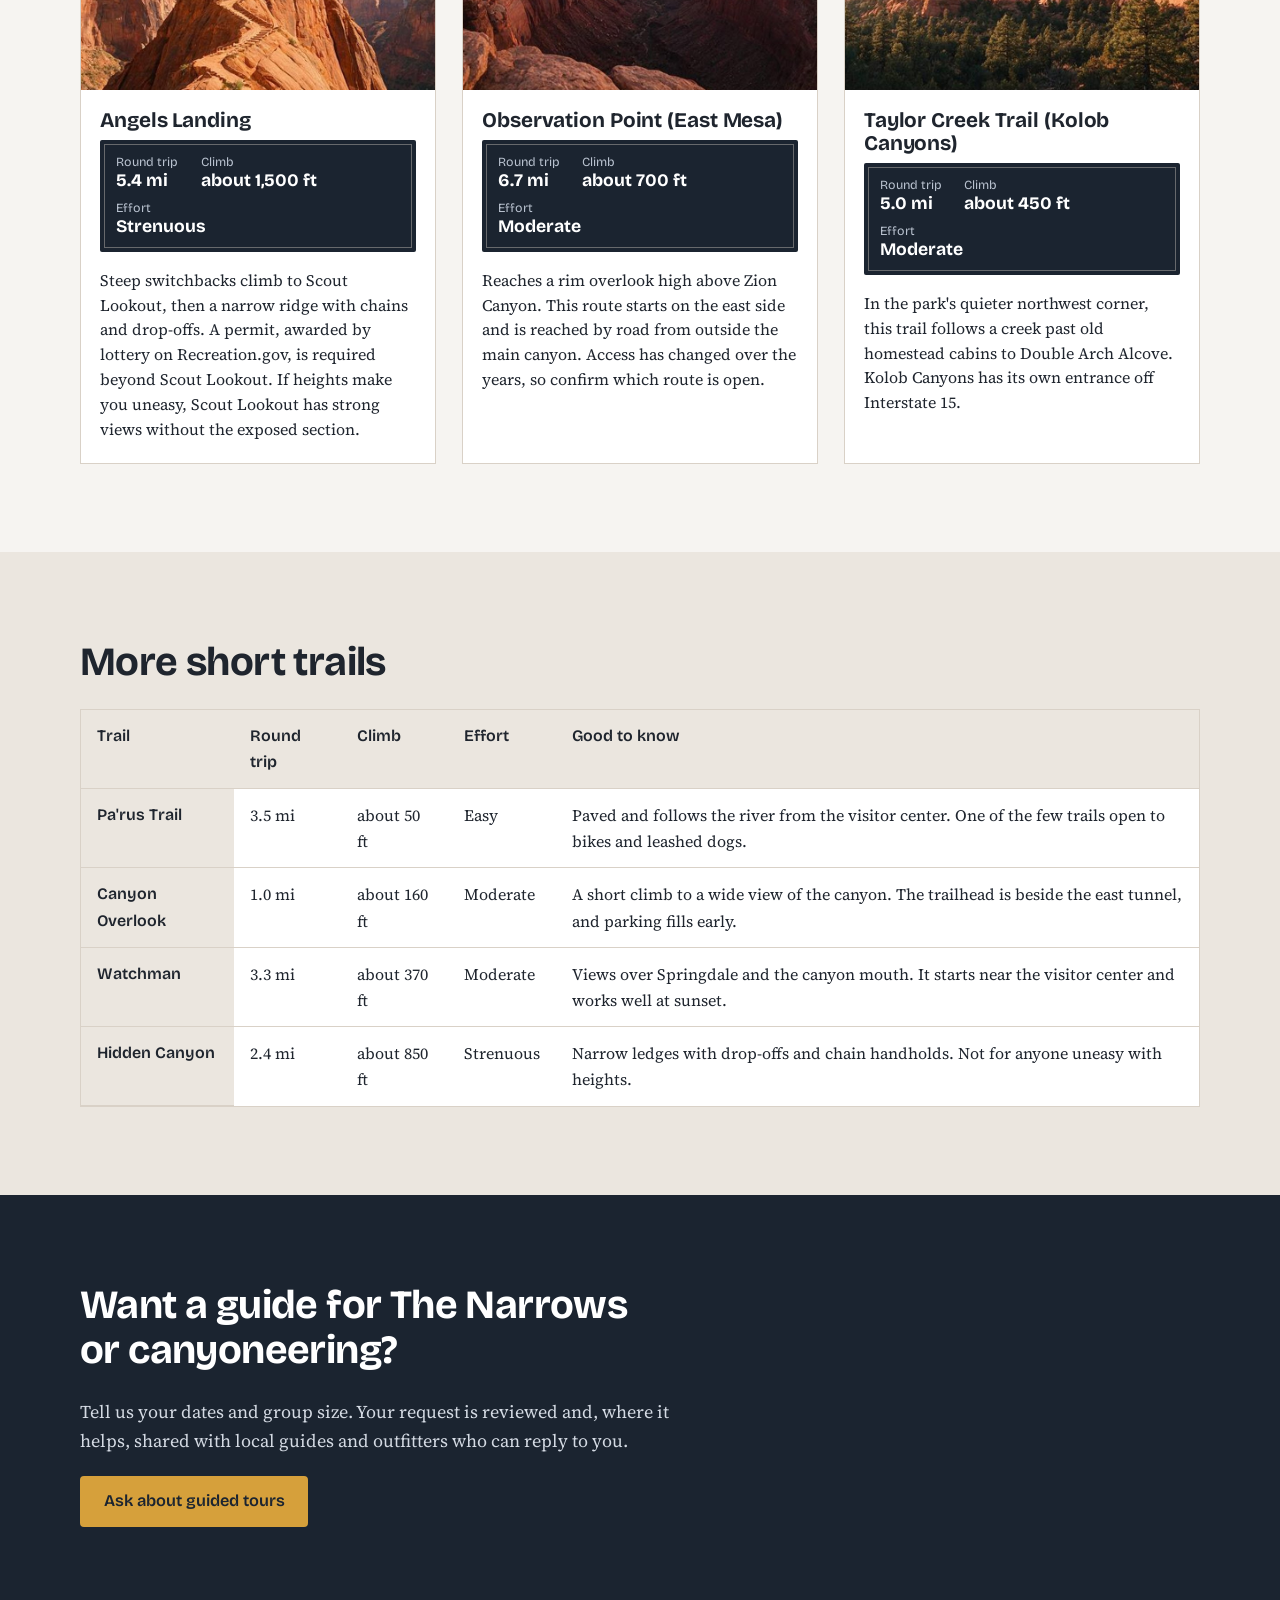
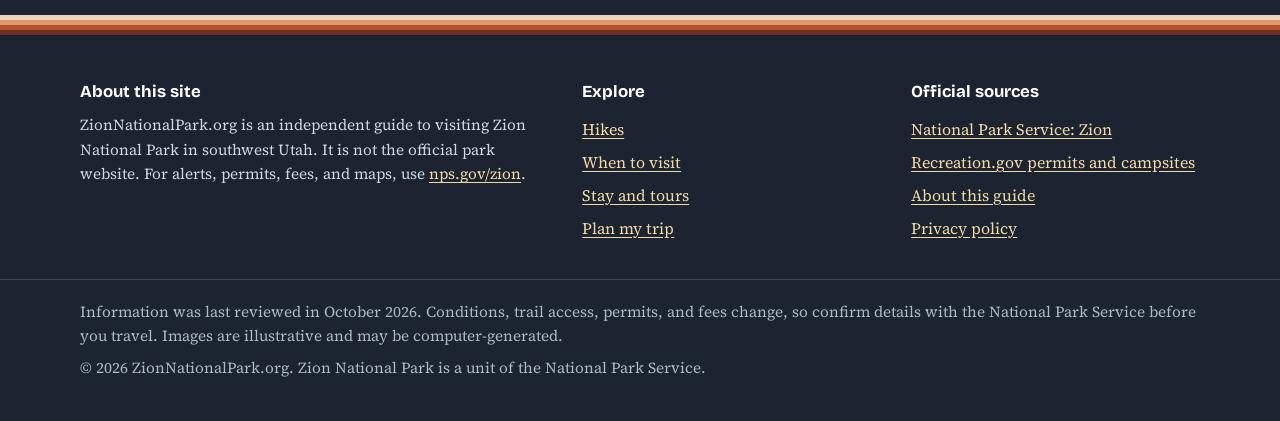
<file: hikes.html>
<!doctype html>
<html lang="en">
<head>
<meta charset="utf-8">
<meta name="viewport" content="width=device-width, initial-scale=1">
<title>Zion Hikes: Trail Distances, Climbs and Tips</title>
<meta name="description" content="Compare Zion National Park hikes by distance, climb, and effort: Riverside Walk, The Narrows, Angels Landing, Observation Point, and more.">

<link rel="canonical" href="https://zionnationalpark.org/hikes.html">
<meta property="og:type" content="website">
<meta property="og:site_name" content="ZionNationalPark.org">
<meta property="og:title" content="Zion Hikes: Trail Distances, Climbs and Tips">
<meta property="og:description" content="Compare Zion National Park hikes by distance, climb, and effort: Riverside Walk, The Narrows, Angels Landing, Observation Point, and more.">
<meta property="og:url" content="https://zionnationalpark.org/hikes.html">
<meta property="og:image" content="https://zionnationalpark.org/images/og-image.jpg">
<meta name="twitter:card" content="summary_large_image">
<meta name="theme-color" content="#1b2430">
<link rel="icon" href="favicon.svg" type="image/svg+xml">
<link rel="apple-touch-icon" href="apple-touch-icon.png">
<link rel="preconnect" href="https://fonts.googleapis.com">
<link rel="preconnect" href="https://fonts.gstatic.com" crossorigin>
<link rel="stylesheet" href="https://fonts.googleapis.com/css2?family=Bricolage+Grotesque:opsz,wght@12..96,500..800&family=Source+Serif+4:ital,opsz,wght@0,8..60,400..600;1,8..60,400&display=swap">
<link rel="stylesheet" href="css/style.css">
<script src="js/config.js"></script>
<script src="js/main.js" defer></script>

</head>
<body>
<a class="skip" href="#main">Skip to content</a>
<div class="notice"><div class="wrap">Independent visitor guide. Not affiliated with the National Park Service or any government agency. Official park information: <a href="https://www.nps.gov/zion" rel="noopener">nps.gov/zion</a></div></div>
<header class="site-header">
<div class="wrap">
<a class="brand" href="index.html"><svg viewBox="0 0 64 64" aria-hidden="true"><rect width="64" height="64" rx="12" fill="#1B2430"/><circle cx="42" cy="22" r="7" fill="#D6A03B"/><path d="M0,64 L0,26 L8,24 L14,28 L19,12 L27,10 L31,24 L31,64 Z" fill="#B5432A"/><path d="M64,64 L64,34 L56,32 L50,36 L44,26 L37,30 L33,40 L33,64 Z" fill="#8F3320"/><rect x="0" y="54" width="64" height="10" fill="#6F2F25"/></svg><span><span class="brand-name">ZionNationalPark.org</span><span class="brand-sub">Independent visitor guide</span></span></a>
<button class="nav-toggle" type="button" aria-expanded="false" aria-controls="site-nav">Menu</button>
<nav class="nav" id="site-nav" aria-label="Main"><a href="index.html">Home</a><a href="hikes.html" aria-current="page">Hikes</a><a href="when-to-visit.html">When to visit</a><a href="plan-your-stay.html">Stay and tours</a><a class="btn" href="plan-your-trip.html">Plan my trip</a></nav>
</div>
</header>
<main id="main">

<section class="page-head">
<img src="images/header-hikes.jpg" data-fallback="images/art/header-hikes.svg" alt="Canyon ridgelines at dusk with a winding trail" width="1600" height="500" fetchpriority="high">
<div class="wrap">
<h1>Zion hikes, from riverside walks to permit-only ridges</h1>
<p>Distances, climbs, and what to know before each trail. Pick by effort and conditions, not by fame.</p>
</div>
</section>
<div class="strata" aria-hidden="true"><i></i><i></i><i></i><i></i></div>
<section class="section">
<div class="wrap">
<div class="callout prose"><p><strong>Check conditions before every hike.</strong> Trail closures, permit rules, and river flow change. Figures on this page are approximate and for planning only. Confirm current details at <a href="https://www.nps.gov/zion" rel="noopener">nps.gov/zion</a>.</p></div>
<div class="grid grid--3">
<article class="card"><img src="images/card-riverside-walk.jpg" data-fallback="images/art/card-riverside-walk.svg" alt="A paved path beside a river between tall canyon walls" width="800" height="600" loading="lazy" decoding="async"><div class="card-body"><h3>Riverside Walk</h3><dl class="plate"><div><dt>Round trip</dt><dd>2.2 mi</dd></div><div><dt>Climb</dt><dd>about 60 ft</dd></div><div><dt>Effort</dt><dd>Easy</dd></div></dl><p>A paved path along the Virgin River that ends where The Narrows begins. It suits any fitness level, and the canyon walls give shade on hot afternoons. In busy months you reach it by shuttle.</p></div></article>
<article class="card"><img src="images/card-emerald-pools.jpg" data-fallback="images/art/card-emerald-pools.svg" alt="A waterfall dropping into a green pool under a sandstone alcove" width="800" height="600" loading="lazy" decoding="async"><div class="card-body"><h3>Lower Emerald Pool</h3><dl class="plate"><div><dt>Round trip</dt><dd>1.2 mi</dd></div><div><dt>Climb</dt><dd>about 70 ft</dd></div><div><dt>Effort</dt><dd>Easy</dd></div></dl><p>A short walk to a pool beneath a seasonal waterfall. Flow is strongest after rain or snowmelt and can fade to a trickle in dry months.</p></div></article>
<article class="card"><img src="images/card-narrows.jpg" data-fallback="images/art/card-narrows.svg" alt="A narrow slot canyon with a river running through it" width="800" height="600" loading="lazy" decoding="async"><div class="card-body"><h3>The Narrows (bottom-up)</h3><dl class="plate"><div><dt>Round trip</dt><dd>up to 9.4 mi</dd></div><div><dt>Climb</dt><dd>minimal</dd></div><div><dt>Effort</dt><dd>Strenuous</dd></div></dl><p>You walk in the Virgin River between walls up to about 1,000 feet tall. The water is cold, the bottom is uneven, and flash floods are a real risk, so check the forecast and the ranger report. Most visitors rent canyon shoes and a walking stick in Springdale.</p></div></article>
<article class="card"><img src="images/card-angels-landing.jpg" data-fallback="images/art/card-angels-landing.svg" alt="A tall sandstone fin with a switchback trail" width="800" height="600" loading="lazy" decoding="async"><div class="card-body"><h3>Angels Landing</h3><dl class="plate"><div><dt>Round trip</dt><dd>5.4 mi</dd></div><div><dt>Climb</dt><dd>about 1,500 ft</dd></div><div><dt>Effort</dt><dd>Strenuous</dd></div></dl><p>Steep switchbacks climb to Scout Lookout, then a narrow ridge with chains and drop-offs. A permit, awarded by lottery on Recreation.gov, is required beyond Scout Lookout. If heights make you uneasy, Scout Lookout has strong views without the exposed section.</p></div></article>
<article class="card"><img src="images/card-observation-point.jpg" data-fallback="images/art/card-observation-point.svg" alt="A deep canyon seen from a high rim at sunset" width="800" height="600" loading="lazy" decoding="async"><div class="card-body"><h3>Observation Point (East Mesa)</h3><dl class="plate"><div><dt>Round trip</dt><dd>6.7 mi</dd></div><div><dt>Climb</dt><dd>about 700 ft</dd></div><div><dt>Effort</dt><dd>Moderate</dd></div></dl><p>Reaches a rim overlook high above Zion Canyon. This route starts on the east side and is reached by road from outside the main canyon. Access has changed over the years, so confirm which route is open.</p></div></article>
<article class="card"><img src="images/card-kolob-canyons.jpg" data-fallback="images/art/card-kolob-canyons.svg" alt="Red sandstone fins above a pine forest" width="800" height="600" loading="lazy" decoding="async"><div class="card-body"><h3>Taylor Creek Trail (Kolob Canyons)</h3><dl class="plate"><div><dt>Round trip</dt><dd>5.0 mi</dd></div><div><dt>Climb</dt><dd>about 450 ft</dd></div><div><dt>Effort</dt><dd>Moderate</dd></div></dl><p>In the park's quieter northwest corner, this trail follows a creek past old homestead cabins to Double Arch Alcove. Kolob Canyons has its own entrance off Interstate 15.</p></div></article>
</div>
</div>
</section>

<section class="section section--tint">
<div class="wrap">
<h2>More short trails</h2>
<div class="table-wrap">
<table>
<thead><tr><th scope="col">Trail</th><th scope="col">Round trip</th><th scope="col">Climb</th><th scope="col">Effort</th><th scope="col">Good to know</th></tr></thead>
<tbody>
<tr><th scope="row">Pa'rus Trail</th><td>3.5 mi</td><td>about 50 ft</td><td>Easy</td><td>Paved and follows the river from the visitor center. One of the few trails open to bikes and leashed dogs.</td></tr>
<tr><th scope="row">Canyon Overlook</th><td>1.0 mi</td><td>about 160 ft</td><td>Moderate</td><td>A short climb to a wide view of the canyon. The trailhead is beside the east tunnel, and parking fills early.</td></tr>
<tr><th scope="row">Watchman</th><td>3.3 mi</td><td>about 370 ft</td><td>Moderate</td><td>Views over Springdale and the canyon mouth. It starts near the visitor center and works well at sunset.</td></tr>
<tr><th scope="row">Hidden Canyon</th><td>2.4 mi</td><td>about 850 ft</td><td>Strenuous</td><td>Narrow ledges with drop-offs and chain handholds. Not for anyone uneasy with heights.</td></tr>
</tbody>
</table>
</div>
</div>
</section>

<section class="section cta">
<div class="wrap">
<h2>Want a guide for The Narrows or canyoneering?</h2>
<p>Tell us your dates and group size. Your request is reviewed and, where it helps, shared with local guides and outfitters who can reply to you.</p>
<a class="btn btn--gold" href="plan-your-trip.html?interest=tours">Ask about guided tours</a>
</div>
</section>

</main>
<div class="strata strata--static" aria-hidden="true"><i></i><i></i><i></i><i></i></div>
<footer class="site-footer">
<div class="wrap">
<div>
<h2>About this site</h2>
<p>ZionNationalPark.org is an independent guide to visiting Zion National Park in southwest Utah. It is not the official park website. For alerts, permits, fees, and maps, use <a href="https://www.nps.gov/zion" rel="noopener">nps.gov/zion</a>.</p>
</div>
<div>
<h2>Explore</h2>
<ul>
<li><a href="hikes.html">Hikes</a></li>
<li><a href="when-to-visit.html">When to visit</a></li>
<li><a href="plan-your-stay.html">Stay and tours</a></li>
<li><a href="plan-your-trip.html">Plan my trip</a></li>
</ul>
</div>
<div>
<h2>Official sources</h2>
<ul>
<li><a href="https://www.nps.gov/zion" rel="noopener">National Park Service: Zion</a></li>
<li><a href="https://www.recreation.gov" rel="noopener">Recreation.gov permits and campsites</a></li>
<li><a href="about.html">About this guide</a></li>
<li><a href="privacy.html">Privacy policy</a></li>
</ul>
</div>
</div>
<div class="legal"><div class="wrap">
<p>Information was last reviewed in October 2026. Conditions, trail access, permits, and fees change, so confirm details with the National Park Service before you travel. Images are illustrative and may be computer-generated.</p>
<p>&copy; <span id="year">2026</span> ZionNationalPark.org. Zion National Park is a unit of the National Park Service.</p>
</div></div>
</footer>
</body>
</html>
</file>
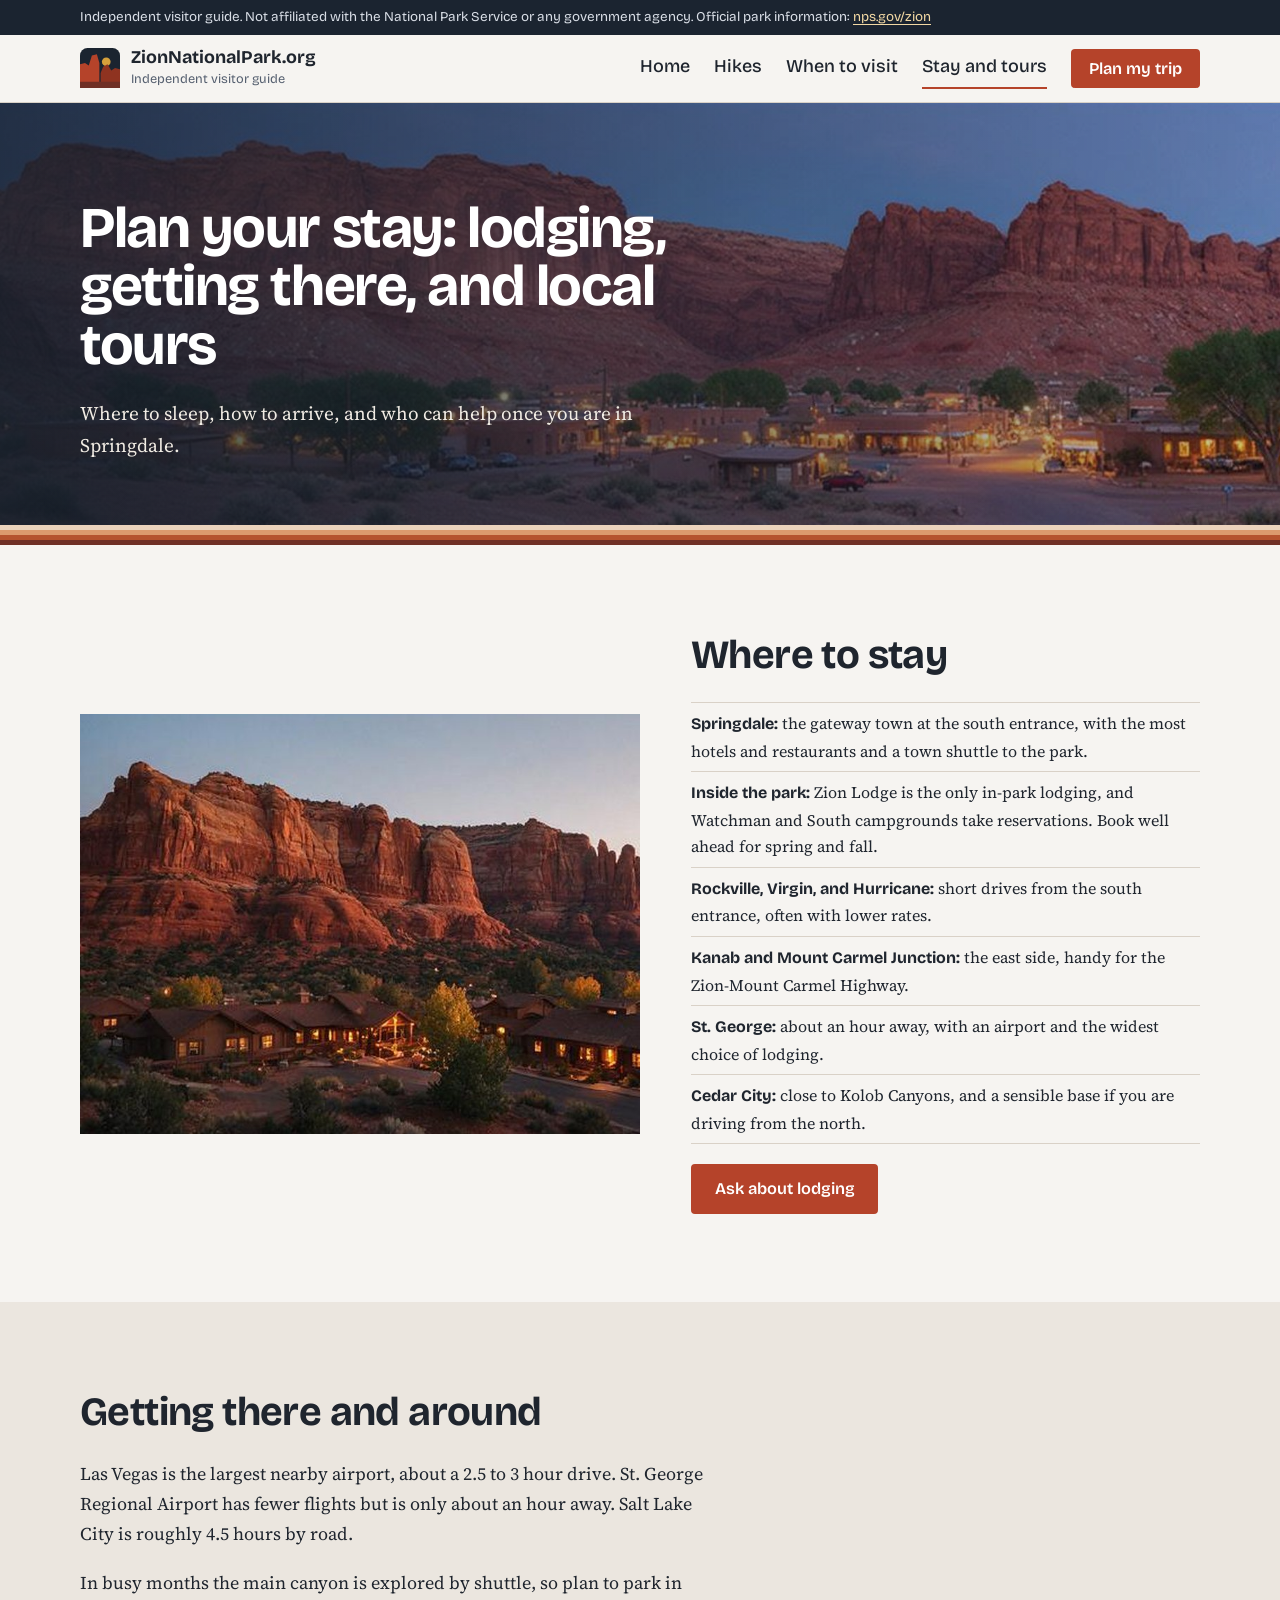
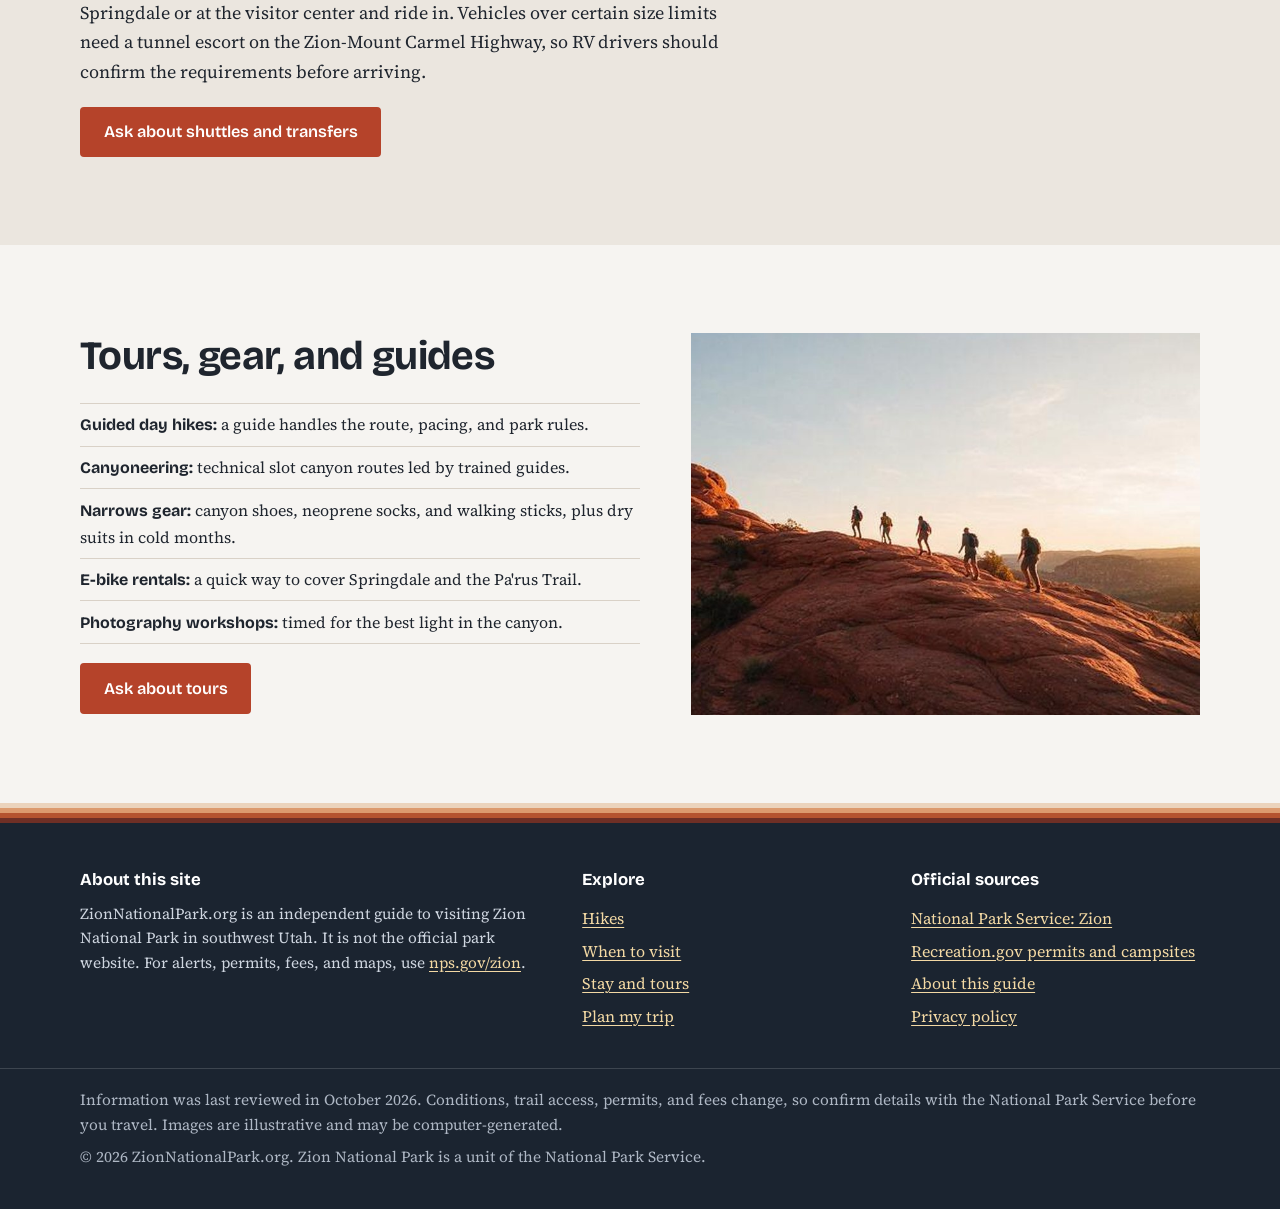
<file: plan-your-stay.html>
<!doctype html>
<html lang="en">
<head>
<meta charset="utf-8">
<meta name="viewport" content="width=device-width, initial-scale=1">
<title>Where to Stay Near Zion: Lodging, Getting There, Tours</title>
<meta name="description" content="Where to stay near Zion National Park, how to get there from Las Vegas, St. George, and Salt Lake City, and the tours and gear available in Springdale.">

<link rel="canonical" href="https://zionnationalpark.org/plan-your-stay.html">
<meta property="og:type" content="website">
<meta property="og:site_name" content="ZionNationalPark.org">
<meta property="og:title" content="Where to Stay Near Zion: Lodging, Getting There, Tours">
<meta property="og:description" content="Where to stay near Zion National Park, how to get there from Las Vegas, St. George, and Salt Lake City, and the tours and gear available in Springdale.">
<meta property="og:url" content="https://zionnationalpark.org/plan-your-stay.html">
<meta property="og:image" content="https://zionnationalpark.org/images/og-image.jpg">
<meta name="twitter:card" content="summary_large_image">
<meta name="theme-color" content="#1b2430">
<link rel="icon" href="favicon.svg" type="image/svg+xml">
<link rel="apple-touch-icon" href="apple-touch-icon.png">
<link rel="preconnect" href="https://fonts.googleapis.com">
<link rel="preconnect" href="https://fonts.gstatic.com" crossorigin>
<link rel="stylesheet" href="https://fonts.googleapis.com/css2?family=Bricolage+Grotesque:opsz,wght@12..96,500..800&family=Source+Serif+4:ital,opsz,wght@0,8..60,400..600;1,8..60,400&display=swap">
<link rel="stylesheet" href="css/style.css">
<script src="js/config.js"></script>
<script src="js/main.js" defer></script>

</head>
<body>
<a class="skip" href="#main">Skip to content</a>
<div class="notice"><div class="wrap">Independent visitor guide. Not affiliated with the National Park Service or any government agency. Official park information: <a href="https://www.nps.gov/zion" rel="noopener">nps.gov/zion</a></div></div>
<header class="site-header">
<div class="wrap">
<a class="brand" href="index.html"><svg viewBox="0 0 64 64" aria-hidden="true"><rect width="64" height="64" rx="12" fill="#1B2430"/><circle cx="42" cy="22" r="7" fill="#D6A03B"/><path d="M0,64 L0,26 L8,24 L14,28 L19,12 L27,10 L31,24 L31,64 Z" fill="#B5432A"/><path d="M64,64 L64,34 L56,32 L50,36 L44,26 L37,30 L33,40 L33,64 Z" fill="#8F3320"/><rect x="0" y="54" width="64" height="10" fill="#6F2F25"/></svg><span><span class="brand-name">ZionNationalPark.org</span><span class="brand-sub">Independent visitor guide</span></span></a>
<button class="nav-toggle" type="button" aria-expanded="false" aria-controls="site-nav">Menu</button>
<nav class="nav" id="site-nav" aria-label="Main"><a href="index.html">Home</a><a href="hikes.html">Hikes</a><a href="when-to-visit.html">When to visit</a><a href="plan-your-stay.html" aria-current="page">Stay and tours</a><a class="btn" href="plan-your-trip.html">Plan my trip</a></nav>
</div>
</header>
<main id="main">

<section class="page-head">
<img src="images/header-stay.jpg" data-fallback="images/art/header-stay.svg" alt="A small town below sandstone cliffs at dusk" width="1600" height="500" fetchpriority="high">
<div class="wrap">
<h1>Plan your stay: lodging, getting there, and local tours</h1>
<p>Where to sleep, how to arrive, and who can help once you are in Springdale.</p>
</div>
</section>
<div class="strata" aria-hidden="true"><i></i><i></i><i></i><i></i></div>

<section class="section" id="stay">
<div class="wrap split">
<div><img src="images/card-springdale.jpg" data-fallback="images/art/card-springdale.svg" alt="Lodge buildings in Springdale below sandstone cliffs at dusk" width="800" height="600" loading="lazy" decoding="async"></div>
<div>
<h2>Where to stay</h2>
<ul class="facts-list">
<li><b>Springdale:</b> the gateway town at the south entrance, with the most hotels and restaurants and a town shuttle to the park.</li>
<li><b>Inside the park:</b> Zion Lodge is the only in-park lodging, and Watchman and South campgrounds take reservations. Book well ahead for spring and fall.</li>
<li><b>Rockville, Virgin, and Hurricane:</b> short drives from the south entrance, often with lower rates.</li>
<li><b>Kanab and Mount Carmel Junction:</b> the east side, handy for the Zion-Mount Carmel Highway.</li>
<li><b>St. George:</b> about an hour away, with an airport and the widest choice of lodging.</li>
<li><b>Cedar City:</b> close to Kolob Canyons, and a sensible base if you are driving from the north.</li>
</ul>
<a class="btn" href="plan-your-trip.html?interest=lodging">Ask about lodging</a>
</div>
</div>
</section>

<section class="section section--tint" id="getting-there">
<div class="wrap">
<h2>Getting there and around</h2>
<div class="prose">
<p>Las Vegas is the largest nearby airport, about a 2.5 to 3 hour drive. St. George Regional Airport has fewer flights but is only about an hour away. Salt Lake City is roughly 4.5 hours by road.</p>
<p>In busy months the main canyon is explored by shuttle, so plan to park in Springdale or at the visitor center and ride in. Vehicles over certain size limits need a tunnel escort on the Zion-Mount Carmel Highway, so RV drivers should confirm the requirements before arriving.</p>
</div>
<a class="btn" href="plan-your-trip.html?interest=transport">Ask about shuttles and transfers</a>
</div>
</section>

<section class="section" id="tours">
<div class="wrap split split--flip">
<div><img src="images/card-guided-tours.jpg" data-fallback="images/art/card-guided-tours.svg" alt="Hikers walking a canyon ridge at golden hour" width="800" height="600" loading="lazy" decoding="async"></div>
<div>
<h2>Tours, gear, and guides</h2>
<ul class="facts-list">
<li><b>Guided day hikes:</b> a guide handles the route, pacing, and park rules.</li>
<li><b>Canyoneering:</b> technical slot canyon routes led by trained guides.</li>
<li><b>Narrows gear:</b> canyon shoes, neoprene socks, and walking sticks, plus dry suits in cold months.</li>
<li><b>E-bike rentals:</b> a quick way to cover Springdale and the Pa'rus Trail.</li>
<li><b>Photography workshops:</b> timed for the best light in the canyon.</li>
</ul>
<a class="btn" href="plan-your-trip.html?interest=tours">Ask about tours</a>
</div>
</div>
</section>

</main>
<div class="strata strata--static" aria-hidden="true"><i></i><i></i><i></i><i></i></div>
<footer class="site-footer">
<div class="wrap">
<div>
<h2>About this site</h2>
<p>ZionNationalPark.org is an independent guide to visiting Zion National Park in southwest Utah. It is not the official park website. For alerts, permits, fees, and maps, use <a href="https://www.nps.gov/zion" rel="noopener">nps.gov/zion</a>.</p>
</div>
<div>
<h2>Explore</h2>
<ul>
<li><a href="hikes.html">Hikes</a></li>
<li><a href="when-to-visit.html">When to visit</a></li>
<li><a href="plan-your-stay.html">Stay and tours</a></li>
<li><a href="plan-your-trip.html">Plan my trip</a></li>
</ul>
</div>
<div>
<h2>Official sources</h2>
<ul>
<li><a href="https://www.nps.gov/zion" rel="noopener">National Park Service: Zion</a></li>
<li><a href="https://www.recreation.gov" rel="noopener">Recreation.gov permits and campsites</a></li>
<li><a href="about.html">About this guide</a></li>
<li><a href="privacy.html">Privacy policy</a></li>
</ul>
</div>
</div>
<div class="legal"><div class="wrap">
<p>Information was last reviewed in October 2026. Conditions, trail access, permits, and fees change, so confirm details with the National Park Service before you travel. Images are illustrative and may be computer-generated.</p>
<p>&copy; <span id="year">2026</span> ZionNationalPark.org. Zion National Park is a unit of the National Park Service.</p>
</div></div>
</footer>
</body>
</html>
</file>
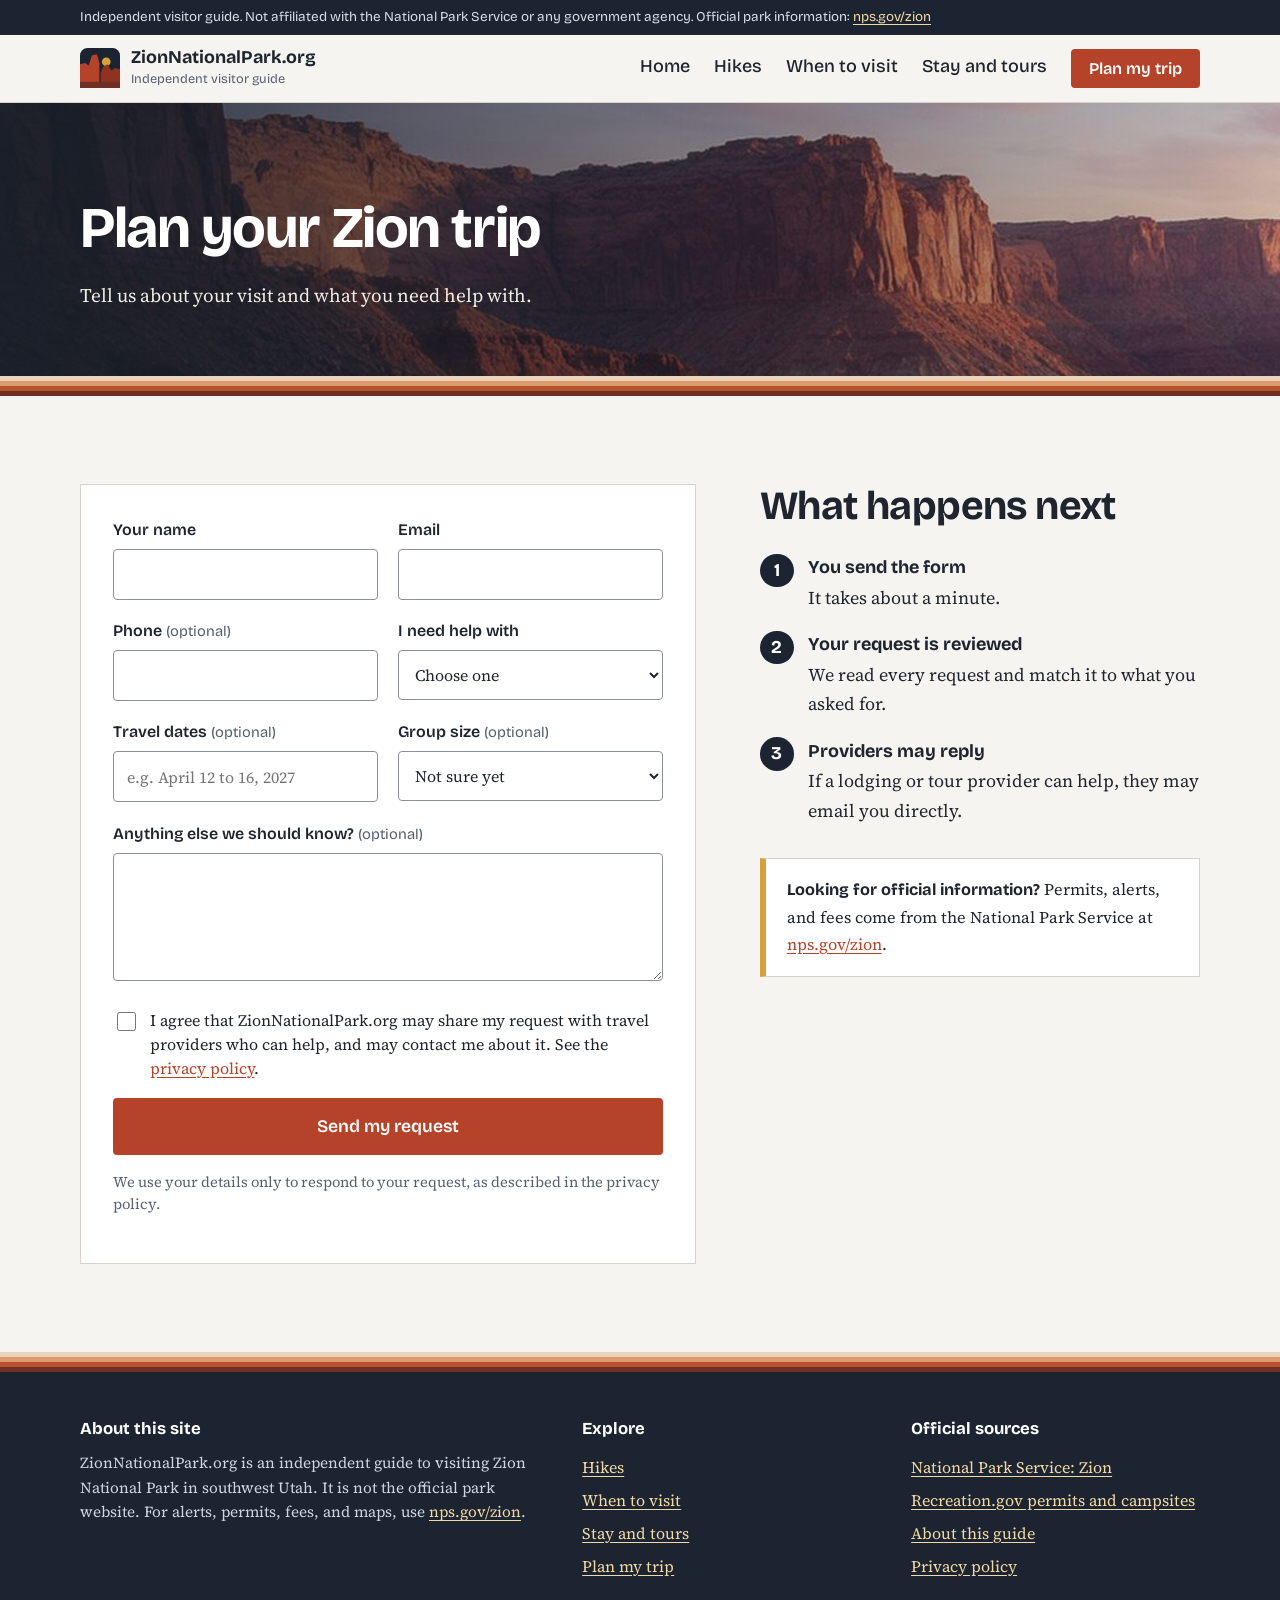
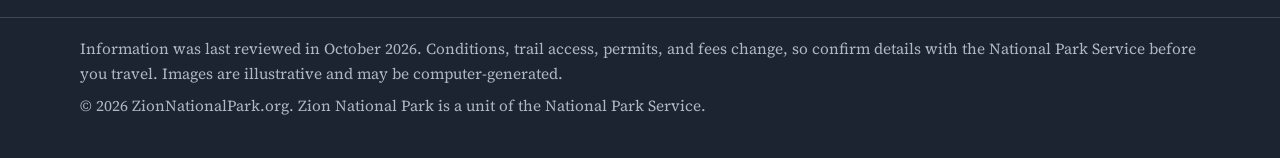
<file: plan-your-trip.html>
<!doctype html>
<html lang="en">
<head>
<meta charset="utf-8">
<meta name="viewport" content="width=device-width, initial-scale=1">
<title>Plan Your Zion Trip: Request Lodging and Tour Help</title>
<meta name="description" content="Send your dates and interests and get help finding lodging, guided tours, gear rentals, and transportation for a Zion National Park trip.">

<link rel="canonical" href="https://zionnationalpark.org/plan-your-trip.html">
<meta property="og:type" content="website">
<meta property="og:site_name" content="ZionNationalPark.org">
<meta property="og:title" content="Plan Your Zion Trip: Request Lodging and Tour Help">
<meta property="og:description" content="Send your dates and interests and get help finding lodging, guided tours, gear rentals, and transportation for a Zion National Park trip.">
<meta property="og:url" content="https://zionnationalpark.org/plan-your-trip.html">
<meta property="og:image" content="https://zionnationalpark.org/images/og-image.jpg">
<meta name="twitter:card" content="summary_large_image">
<meta name="theme-color" content="#1b2430">
<link rel="icon" href="favicon.svg" type="image/svg+xml">
<link rel="apple-touch-icon" href="apple-touch-icon.png">
<link rel="preconnect" href="https://fonts.googleapis.com">
<link rel="preconnect" href="https://fonts.gstatic.com" crossorigin>
<link rel="stylesheet" href="https://fonts.googleapis.com/css2?family=Bricolage+Grotesque:opsz,wght@12..96,500..800&family=Source+Serif+4:ital,opsz,wght@0,8..60,400..600;1,8..60,400&display=swap">
<link rel="stylesheet" href="css/style.css">
<script src="js/config.js"></script>
<script src="js/main.js" defer></script>

</head>
<body>
<a class="skip" href="#main">Skip to content</a>
<div class="notice"><div class="wrap">Independent visitor guide. Not affiliated with the National Park Service or any government agency. Official park information: <a href="https://www.nps.gov/zion" rel="noopener">nps.gov/zion</a></div></div>
<header class="site-header">
<div class="wrap">
<a class="brand" href="index.html"><svg viewBox="0 0 64 64" aria-hidden="true"><rect width="64" height="64" rx="12" fill="#1B2430"/><circle cx="42" cy="22" r="7" fill="#D6A03B"/><path d="M0,64 L0,26 L8,24 L14,28 L19,12 L27,10 L31,24 L31,64 Z" fill="#B5432A"/><path d="M64,64 L64,34 L56,32 L50,36 L44,26 L37,30 L33,40 L33,64 Z" fill="#8F3320"/><rect x="0" y="54" width="64" height="10" fill="#6F2F25"/></svg><span><span class="brand-name">ZionNationalPark.org</span><span class="brand-sub">Independent visitor guide</span></span></a>
<button class="nav-toggle" type="button" aria-expanded="false" aria-controls="site-nav">Menu</button>
<nav class="nav" id="site-nav" aria-label="Main"><a href="index.html">Home</a><a href="hikes.html">Hikes</a><a href="when-to-visit.html">When to visit</a><a href="plan-your-stay.html">Stay and tours</a><a class="btn" href="plan-your-trip.html" aria-current="page">Plan my trip</a></nav>
</div>
</header>
<main id="main">

<section class="page-head">
<img src="images/header-plan.jpg" data-fallback="images/art/header-plan.svg" alt="A canyon at golden hour" width="1600" height="500" fetchpriority="high">
<div class="wrap">
<h1>Plan your Zion trip</h1>
<p>Tell us about your visit and what you need help with.</p>
</div>
</section>
<div class="strata" aria-hidden="true"><i></i><i></i><i></i><i></i></div>
<section class="section">
<div class="wrap form-layout">
<form id="lead-form" class="lead-form" novalidate>
<input type="hidden" name="access_key" id="access_key" value="">
<input type="hidden" name="subject" value="New Zion trip request">
<input type="hidden" name="from_name" value="ZionNationalPark.org">
<input type="hidden" name="site" value="zionnationalpark.org">
<input type="hidden" name="landing_page" id="landing_page" value="">
<input type="hidden" name="referrer" id="referrer" value="">
<div class="hp" aria-hidden="true"><input type="checkbox" name="botcheck" tabindex="-1" autocomplete="off"></div>

<div class="field-row">
<div class="field"><label for="name">Your name</label><input type="text" id="name" name="name" autocomplete="name" required><div class="error" role="alert">Enter your name.</div></div>
<div class="field"><label for="email">Email</label><input type="email" id="email" name="email" autocomplete="email" required><div class="error" role="alert">Enter an email address like name@example.com.</div></div>
</div>
<div class="field-row">
<div class="field"><label for="phone">Phone <span class="hint">(optional)</span></label><input type="tel" id="phone" name="phone" autocomplete="tel"></div>
<div class="field"><label for="interest">I need help with</label>
<select id="interest" name="interest" required>
<option value="">Choose one</option>
<option value="Lodging near Zion" data-key="lodging">Lodging near Zion</option>
<option value="Guided tours or canyoneering" data-key="tours">Guided tours or canyoneering</option>
<option value="Narrows gear rental" data-key="gear">Narrows gear rental</option>
<option value="Shuttles and transportation" data-key="transport">Shuttles and transportation</option>
<option value="Itinerary planning" data-key="itinerary">Itinerary planning</option>
<option value="Something else" data-key="other">Something else</option>
</select><div class="error" role="alert">Choose what you need help with.</div></div>
</div>
<div class="field-row">
<div class="field"><label for="dates">Travel dates <span class="hint">(optional)</span></label><input type="text" id="dates" name="travel_dates" placeholder="e.g. April 12 to 16, 2027"></div>
<div class="field"><label for="group">Group size <span class="hint">(optional)</span></label>
<select id="group" name="group_size"><option value="">Not sure yet</option><option>1</option><option>2</option><option>3 to 4</option><option>5 to 8</option><option>9 or more</option></select></div>
</div>
<div class="field"><label for="message">Anything else we should know? <span class="hint">(optional)</span></label><textarea id="message" name="message"></textarea></div>
<div class="field"><div class="check"><input type="checkbox" id="consent" name="consent" value="yes" required><label for="consent" style="font-weight:400;font-family:var(--body);margin:0">I agree that ZionNationalPark.org may share my request with travel providers who can help, and may contact me about it. See the <a href="privacy.html">privacy policy</a>.</label></div><div class="error" role="alert">Check the box to agree before sending.</div></div>
<button class="btn" type="submit">Send my request</button>
<div class="form-status" role="status" aria-live="polite"></div>
<noscript><p class="fine">This form needs JavaScript. Please turn it on and reload the page.</p></noscript>
<p class="fine">We use your details only to respond to your request, as described in the privacy policy.</p>
</form>

<aside>
<h2>What happens next</h2>
<ol class="steps">
<li><strong>You send the form</strong>It takes about a minute.</li>
<li><strong>Your request is reviewed</strong>We read every request and match it to what you asked for.</li>
<li><strong>Providers may reply</strong>If a lodging or tour provider can help, they may email you directly.</li>
</ol>
<div class="callout"><p><strong>Looking for official information?</strong> Permits, alerts, and fees come from the National Park Service at <a href="https://www.nps.gov/zion" rel="noopener">nps.gov/zion</a>.</p></div>
</aside>
</div>
</section>

</main>
<div class="strata strata--static" aria-hidden="true"><i></i><i></i><i></i><i></i></div>
<footer class="site-footer">
<div class="wrap">
<div>
<h2>About this site</h2>
<p>ZionNationalPark.org is an independent guide to visiting Zion National Park in southwest Utah. It is not the official park website. For alerts, permits, fees, and maps, use <a href="https://www.nps.gov/zion" rel="noopener">nps.gov/zion</a>.</p>
</div>
<div>
<h2>Explore</h2>
<ul>
<li><a href="hikes.html">Hikes</a></li>
<li><a href="when-to-visit.html">When to visit</a></li>
<li><a href="plan-your-stay.html">Stay and tours</a></li>
<li><a href="plan-your-trip.html">Plan my trip</a></li>
</ul>
</div>
<div>
<h2>Official sources</h2>
<ul>
<li><a href="https://www.nps.gov/zion" rel="noopener">National Park Service: Zion</a></li>
<li><a href="https://www.recreation.gov" rel="noopener">Recreation.gov permits and campsites</a></li>
<li><a href="about.html">About this guide</a></li>
<li><a href="privacy.html">Privacy policy</a></li>
</ul>
</div>
</div>
<div class="legal"><div class="wrap">
<p>Information was last reviewed in October 2026. Conditions, trail access, permits, and fees change, so confirm details with the National Park Service before you travel. Images are illustrative and may be computer-generated.</p>
<p>&copy; <span id="year">2026</span> ZionNationalPark.org. Zion National Park is a unit of the National Park Service.</p>
</div></div>
</footer>
</body>
</html>
</file>
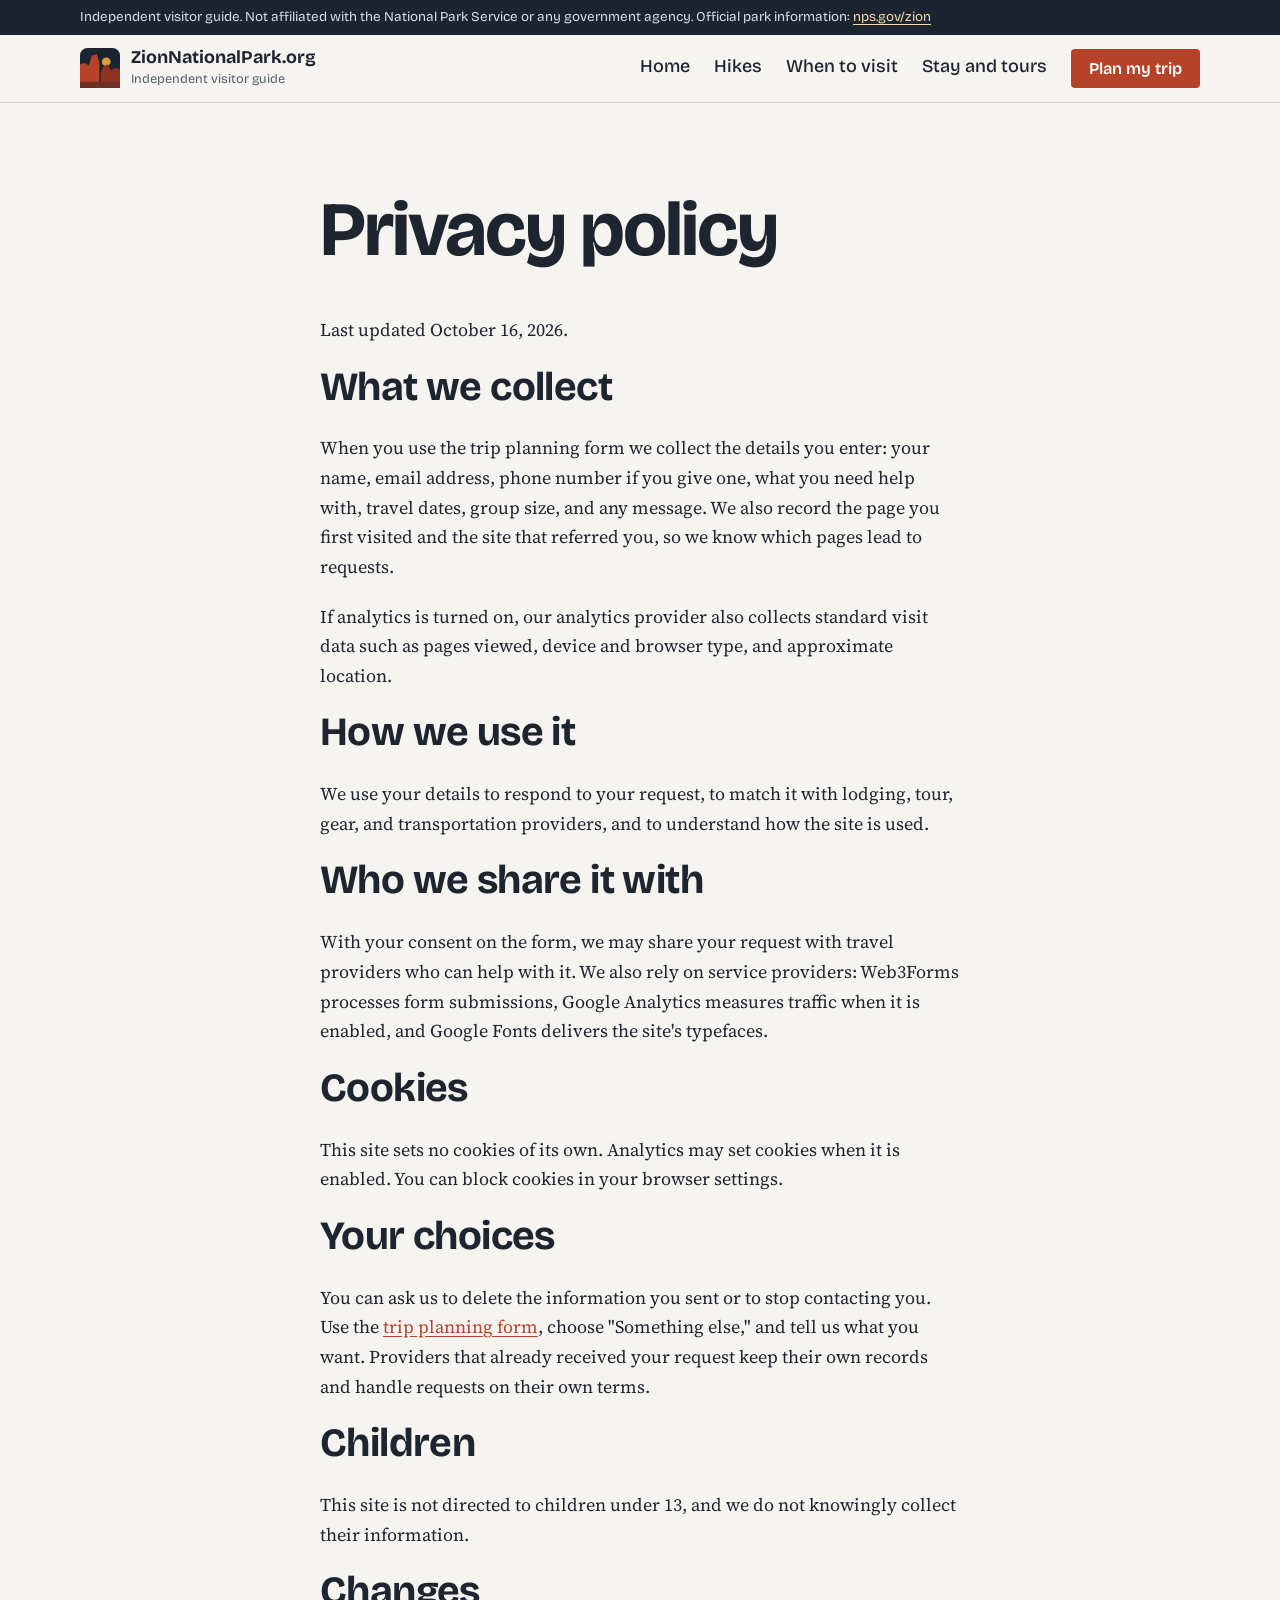
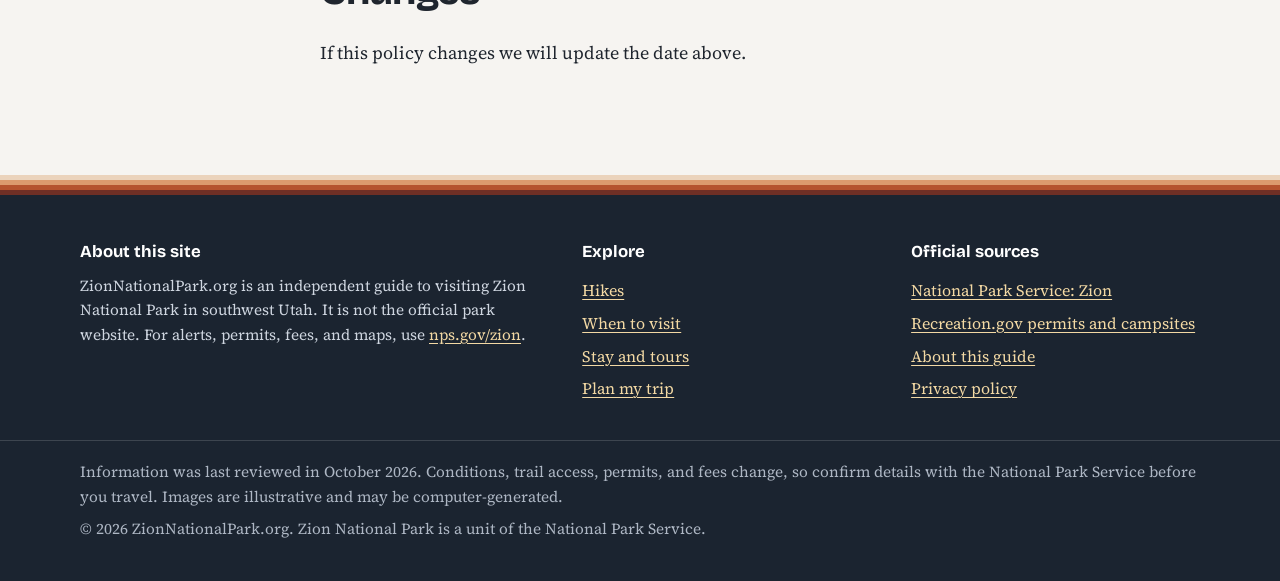
<file: privacy.html>
<!doctype html>
<html lang="en">
<head>
<meta charset="utf-8">
<meta name="viewport" content="width=device-width, initial-scale=1">
<title>Privacy Policy | ZionNationalPark.org</title>
<meta name="description" content="How ZionNationalPark.org collects, uses, and shares information from the trip planning form.">

<link rel="canonical" href="https://zionnationalpark.org/privacy.html">
<meta property="og:type" content="website">
<meta property="og:site_name" content="ZionNationalPark.org">
<meta property="og:title" content="Privacy Policy | ZionNationalPark.org">
<meta property="og:description" content="How ZionNationalPark.org collects, uses, and shares information from the trip planning form.">
<meta property="og:url" content="https://zionnationalpark.org/privacy.html">
<meta property="og:image" content="https://zionnationalpark.org/images/og-image.jpg">
<meta name="twitter:card" content="summary_large_image">
<meta name="theme-color" content="#1b2430">
<link rel="icon" href="favicon.svg" type="image/svg+xml">
<link rel="apple-touch-icon" href="apple-touch-icon.png">
<link rel="preconnect" href="https://fonts.googleapis.com">
<link rel="preconnect" href="https://fonts.gstatic.com" crossorigin>
<link rel="stylesheet" href="https://fonts.googleapis.com/css2?family=Bricolage+Grotesque:opsz,wght@12..96,500..800&family=Source+Serif+4:ital,opsz,wght@0,8..60,400..600;1,8..60,400&display=swap">
<link rel="stylesheet" href="css/style.css">
<script src="js/config.js"></script>
<script src="js/main.js" defer></script>

</head>
<body>
<a class="skip" href="#main">Skip to content</a>
<div class="notice"><div class="wrap">Independent visitor guide. Not affiliated with the National Park Service or any government agency. Official park information: <a href="https://www.nps.gov/zion" rel="noopener">nps.gov/zion</a></div></div>
<header class="site-header">
<div class="wrap">
<a class="brand" href="index.html"><svg viewBox="0 0 64 64" aria-hidden="true"><rect width="64" height="64" rx="12" fill="#1B2430"/><circle cx="42" cy="22" r="7" fill="#D6A03B"/><path d="M0,64 L0,26 L8,24 L14,28 L19,12 L27,10 L31,24 L31,64 Z" fill="#B5432A"/><path d="M64,64 L64,34 L56,32 L50,36 L44,26 L37,30 L33,40 L33,64 Z" fill="#8F3320"/><rect x="0" y="54" width="64" height="10" fill="#6F2F25"/></svg><span><span class="brand-name">ZionNationalPark.org</span><span class="brand-sub">Independent visitor guide</span></span></a>
<button class="nav-toggle" type="button" aria-expanded="false" aria-controls="site-nav">Menu</button>
<nav class="nav" id="site-nav" aria-label="Main"><a href="index.html">Home</a><a href="hikes.html">Hikes</a><a href="when-to-visit.html">When to visit</a><a href="plan-your-stay.html">Stay and tours</a><a class="btn" href="plan-your-trip.html">Plan my trip</a></nav>
</div>
</header>
<main id="main">

<section class="section"><div class="wrap prose">
<h1>Privacy policy</h1>
<p>Last updated October 16, 2026.</p>
<h2>What we collect</h2>
<p>When you use the trip planning form we collect the details you enter: your name, email address, phone number if you give one, what you need help with, travel dates, group size, and any message. We also record the page you first visited and the site that referred you, so we know which pages lead to requests.</p>
<p>If analytics is turned on, our analytics provider also collects standard visit data such as pages viewed, device and browser type, and approximate location.</p>
<h2>How we use it</h2>
<p>We use your details to respond to your request, to match it with lodging, tour, gear, and transportation providers, and to understand how the site is used.</p>
<h2>Who we share it with</h2>
<p>With your consent on the form, we may share your request with travel providers who can help with it. We also rely on service providers: Web3Forms processes form submissions, Google Analytics measures traffic when it is enabled, and Google Fonts delivers the site's typefaces.</p>
<h2>Cookies</h2>
<p>This site sets no cookies of its own. Analytics may set cookies when it is enabled. You can block cookies in your browser settings.</p>
<h2>Your choices</h2>
<p>You can ask us to delete the information you sent or to stop contacting you. Use the <a href="plan-your-trip.html">trip planning form</a>, choose "Something else," and tell us what you want. Providers that already received your request keep their own records and handle requests on their own terms.</p>
<h2>Children</h2>
<p>This site is not directed to children under 13, and we do not knowingly collect their information.</p>
<h2>Changes</h2>
<p>If this policy changes we will update the date above.</p>
</div></section>

</main>
<div class="strata strata--static" aria-hidden="true"><i></i><i></i><i></i><i></i></div>
<footer class="site-footer">
<div class="wrap">
<div>
<h2>About this site</h2>
<p>ZionNationalPark.org is an independent guide to visiting Zion National Park in southwest Utah. It is not the official park website. For alerts, permits, fees, and maps, use <a href="https://www.nps.gov/zion" rel="noopener">nps.gov/zion</a>.</p>
</div>
<div>
<h2>Explore</h2>
<ul>
<li><a href="hikes.html">Hikes</a></li>
<li><a href="when-to-visit.html">When to visit</a></li>
<li><a href="plan-your-stay.html">Stay and tours</a></li>
<li><a href="plan-your-trip.html">Plan my trip</a></li>
</ul>
</div>
<div>
<h2>Official sources</h2>
<ul>
<li><a href="https://www.nps.gov/zion" rel="noopener">National Park Service: Zion</a></li>
<li><a href="https://www.recreation.gov" rel="noopener">Recreation.gov permits and campsites</a></li>
<li><a href="about.html">About this guide</a></li>
<li><a href="privacy.html">Privacy policy</a></li>
</ul>
</div>
</div>
<div class="legal"><div class="wrap">
<p>Information was last reviewed in October 2026. Conditions, trail access, permits, and fees change, so confirm details with the National Park Service before you travel. Images are illustrative and may be computer-generated.</p>
<p>&copy; <span id="year">2026</span> ZionNationalPark.org. Zion National Park is a unit of the National Park Service.</p>
</div></div>
</footer>
</body>
</html>
</file>
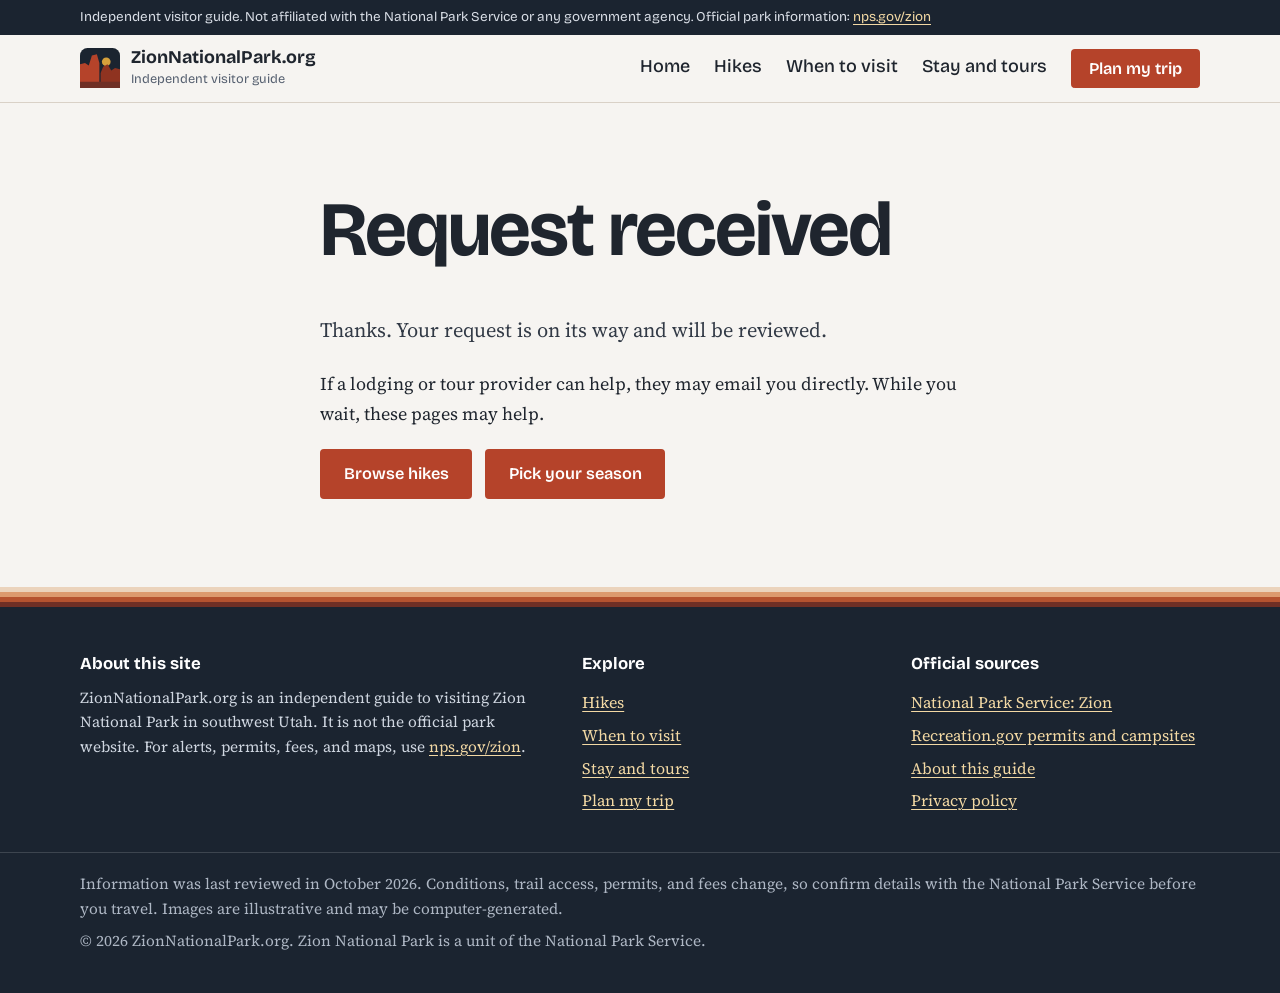
<file: thank-you.html>
<!doctype html>
<html lang="en">
<head>
<meta charset="utf-8">
<meta name="viewport" content="width=device-width, initial-scale=1">
<title>Request received | ZionNationalPark.org</title>
<meta name="description" content="Your trip request was sent.">
<meta name="robots" content="noindex">
<link rel="canonical" href="https://zionnationalpark.org/thank-you.html">
<meta property="og:type" content="website">
<meta property="og:site_name" content="ZionNationalPark.org">
<meta property="og:title" content="Request received | ZionNationalPark.org">
<meta property="og:description" content="Your trip request was sent.">
<meta property="og:url" content="https://zionnationalpark.org/thank-you.html">
<meta property="og:image" content="https://zionnationalpark.org/images/og-image.jpg">
<meta name="twitter:card" content="summary_large_image">
<meta name="theme-color" content="#1b2430">
<link rel="icon" href="favicon.svg" type="image/svg+xml">
<link rel="apple-touch-icon" href="apple-touch-icon.png">
<link rel="preconnect" href="https://fonts.googleapis.com">
<link rel="preconnect" href="https://fonts.gstatic.com" crossorigin>
<link rel="stylesheet" href="https://fonts.googleapis.com/css2?family=Bricolage+Grotesque:opsz,wght@12..96,500..800&family=Source+Serif+4:ital,opsz,wght@0,8..60,400..600;1,8..60,400&display=swap">
<link rel="stylesheet" href="css/style.css">
<script src="js/config.js"></script>
<script src="js/main.js" defer></script>

</head>
<body>
<a class="skip" href="#main">Skip to content</a>
<div class="notice"><div class="wrap">Independent visitor guide. Not affiliated with the National Park Service or any government agency. Official park information: <a href="https://www.nps.gov/zion" rel="noopener">nps.gov/zion</a></div></div>
<header class="site-header">
<div class="wrap">
<a class="brand" href="index.html"><svg viewBox="0 0 64 64" aria-hidden="true"><rect width="64" height="64" rx="12" fill="#1B2430"/><circle cx="42" cy="22" r="7" fill="#D6A03B"/><path d="M0,64 L0,26 L8,24 L14,28 L19,12 L27,10 L31,24 L31,64 Z" fill="#B5432A"/><path d="M64,64 L64,34 L56,32 L50,36 L44,26 L37,30 L33,40 L33,64 Z" fill="#8F3320"/><rect x="0" y="54" width="64" height="10" fill="#6F2F25"/></svg><span><span class="brand-name">ZionNationalPark.org</span><span class="brand-sub">Independent visitor guide</span></span></a>
<button class="nav-toggle" type="button" aria-expanded="false" aria-controls="site-nav">Menu</button>
<nav class="nav" id="site-nav" aria-label="Main"><a href="index.html">Home</a><a href="hikes.html">Hikes</a><a href="when-to-visit.html">When to visit</a><a href="plan-your-stay.html">Stay and tours</a><a class="btn" href="plan-your-trip.html">Plan my trip</a></nav>
</div>
</header>
<main id="main">

<section class="section"><div class="wrap prose">
<h1>Request received</h1>
<p class="lede">Thanks. Your request is on its way and will be reviewed.</p>
<p>If a lodging or tour provider can help, they may email you directly. While you wait, these pages may help.</p>
<div class="btn-row"><a class="btn" href="hikes.html">Browse hikes</a><a class="btn" href="when-to-visit.html">Pick your season</a></div>
</div></section>

</main>
<div class="strata strata--static" aria-hidden="true"><i></i><i></i><i></i><i></i></div>
<footer class="site-footer">
<div class="wrap">
<div>
<h2>About this site</h2>
<p>ZionNationalPark.org is an independent guide to visiting Zion National Park in southwest Utah. It is not the official park website. For alerts, permits, fees, and maps, use <a href="https://www.nps.gov/zion" rel="noopener">nps.gov/zion</a>.</p>
</div>
<div>
<h2>Explore</h2>
<ul>
<li><a href="hikes.html">Hikes</a></li>
<li><a href="when-to-visit.html">When to visit</a></li>
<li><a href="plan-your-stay.html">Stay and tours</a></li>
<li><a href="plan-your-trip.html">Plan my trip</a></li>
</ul>
</div>
<div>
<h2>Official sources</h2>
<ul>
<li><a href="https://www.nps.gov/zion" rel="noopener">National Park Service: Zion</a></li>
<li><a href="https://www.recreation.gov" rel="noopener">Recreation.gov permits and campsites</a></li>
<li><a href="about.html">About this guide</a></li>
<li><a href="privacy.html">Privacy policy</a></li>
</ul>
</div>
</div>
<div class="legal"><div class="wrap">
<p>Information was last reviewed in October 2026. Conditions, trail access, permits, and fees change, so confirm details with the National Park Service before you travel. Images are illustrative and may be computer-generated.</p>
<p>&copy; <span id="year">2026</span> ZionNationalPark.org. Zion National Park is a unit of the National Park Service.</p>
</div></div>
</footer>
</body>
</html>
</file>
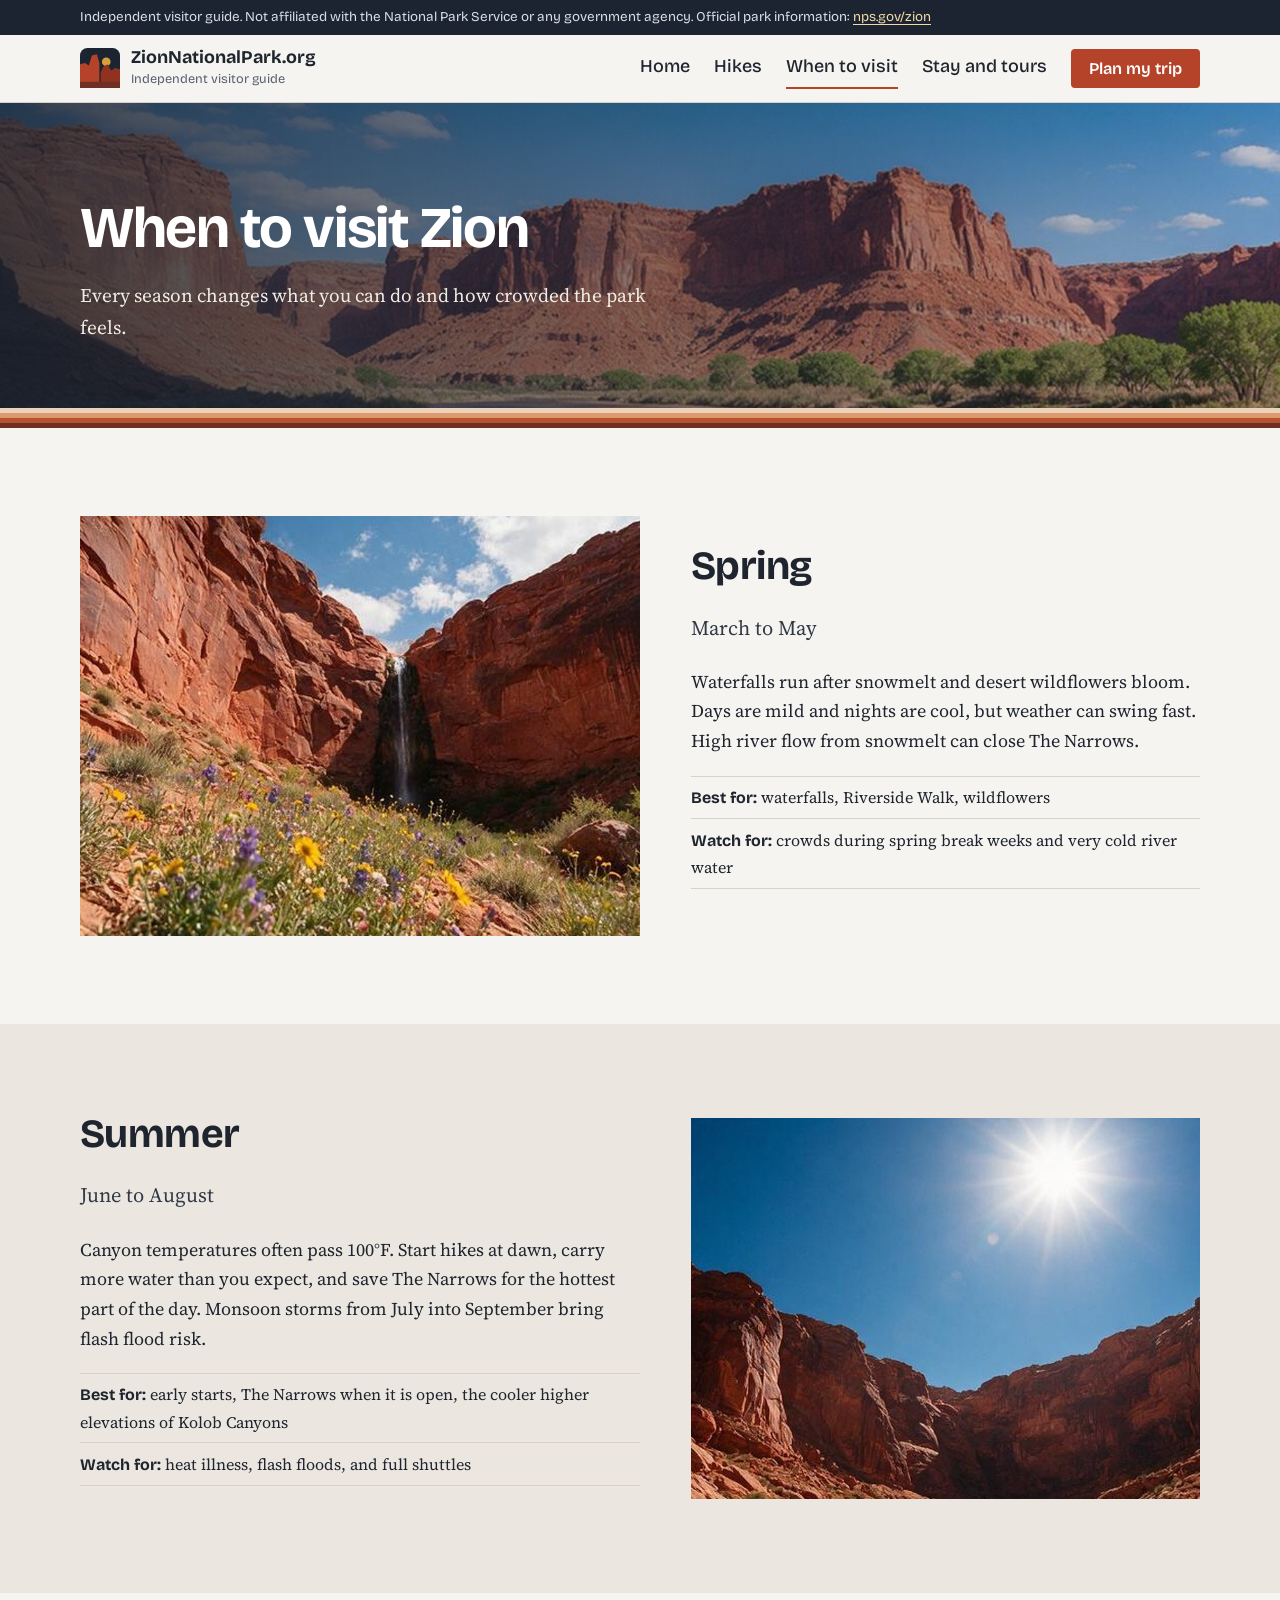
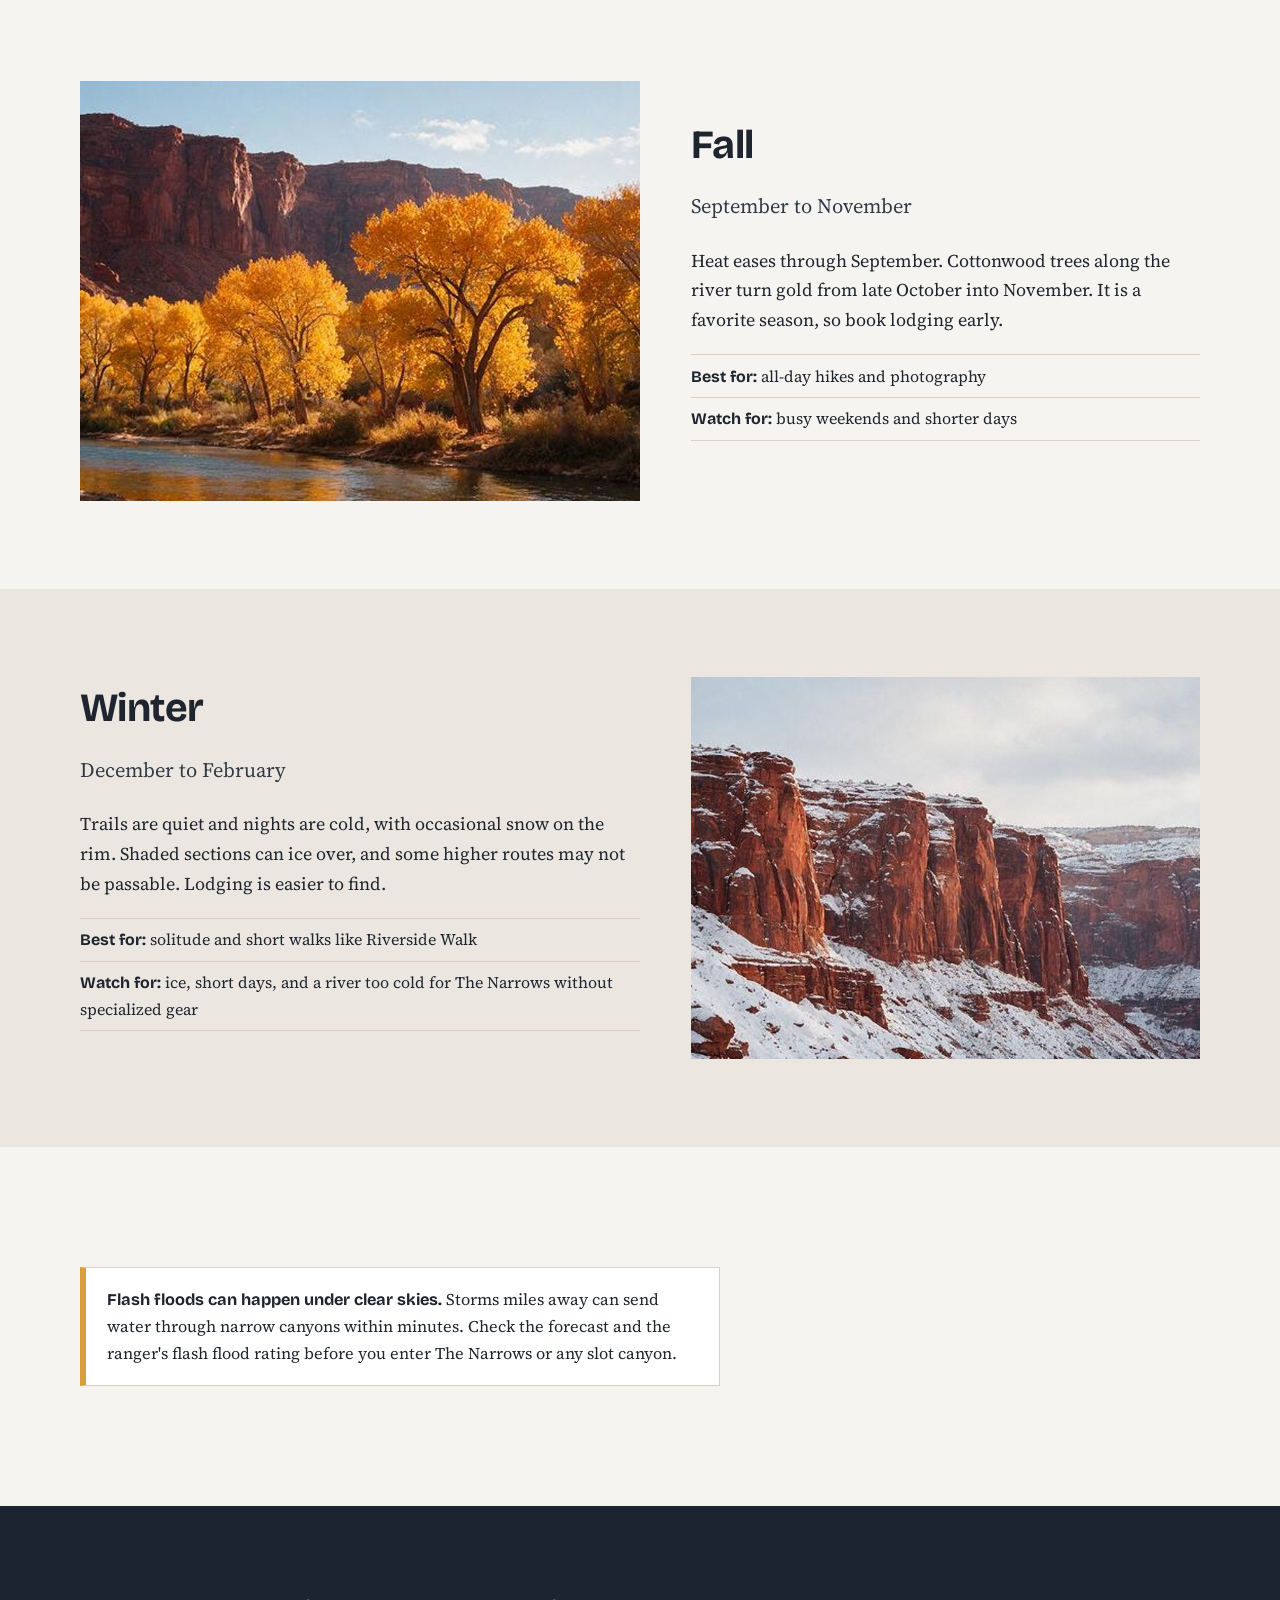
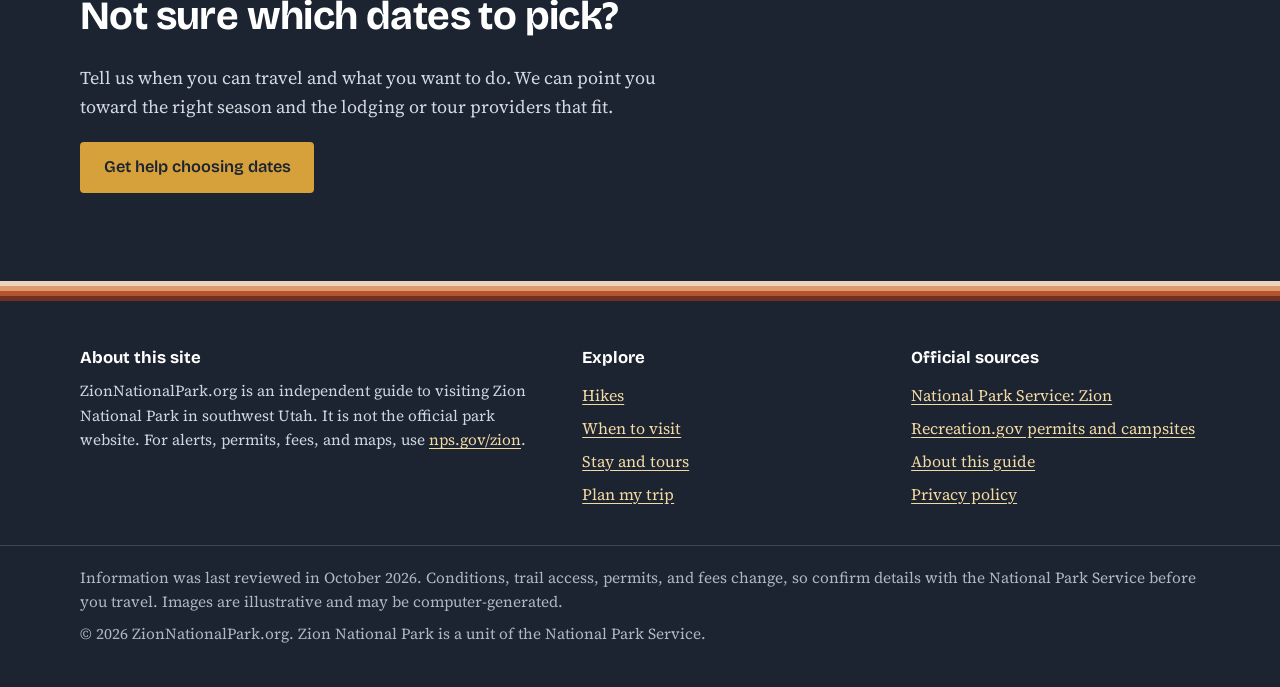
<file: when-to-visit.html>
<!doctype html>
<html lang="en">
<head>
<meta charset="utf-8">
<meta name="viewport" content="width=device-width, initial-scale=1">
<title>Best Time to Visit Zion National Park by Season</title>
<meta name="description" content="Spring waterfalls, summer heat, fall color, or quiet winter trails: what each season in Zion National Park is like and what to watch for.">

<link rel="canonical" href="https://zionnationalpark.org/when-to-visit.html">
<meta property="og:type" content="website">
<meta property="og:site_name" content="ZionNationalPark.org">
<meta property="og:title" content="Best Time to Visit Zion National Park by Season">
<meta property="og:description" content="Spring waterfalls, summer heat, fall color, or quiet winter trails: what each season in Zion National Park is like and what to watch for.">
<meta property="og:url" content="https://zionnationalpark.org/when-to-visit.html">
<meta property="og:image" content="https://zionnationalpark.org/images/og-image.jpg">
<meta name="twitter:card" content="summary_large_image">
<meta name="theme-color" content="#1b2430">
<link rel="icon" href="favicon.svg" type="image/svg+xml">
<link rel="apple-touch-icon" href="apple-touch-icon.png">
<link rel="preconnect" href="https://fonts.googleapis.com">
<link rel="preconnect" href="https://fonts.gstatic.com" crossorigin>
<link rel="stylesheet" href="https://fonts.googleapis.com/css2?family=Bricolage+Grotesque:opsz,wght@12..96,500..800&family=Source+Serif+4:ital,opsz,wght@0,8..60,400..600;1,8..60,400&display=swap">
<link rel="stylesheet" href="css/style.css">
<script src="js/config.js"></script>
<script src="js/main.js" defer></script>

</head>
<body>
<a class="skip" href="#main">Skip to content</a>
<div class="notice"><div class="wrap">Independent visitor guide. Not affiliated with the National Park Service or any government agency. Official park information: <a href="https://www.nps.gov/zion" rel="noopener">nps.gov/zion</a></div></div>
<header class="site-header">
<div class="wrap">
<a class="brand" href="index.html"><svg viewBox="0 0 64 64" aria-hidden="true"><rect width="64" height="64" rx="12" fill="#1B2430"/><circle cx="42" cy="22" r="7" fill="#D6A03B"/><path d="M0,64 L0,26 L8,24 L14,28 L19,12 L27,10 L31,24 L31,64 Z" fill="#B5432A"/><path d="M64,64 L64,34 L56,32 L50,36 L44,26 L37,30 L33,40 L33,64 Z" fill="#8F3320"/><rect x="0" y="54" width="64" height="10" fill="#6F2F25"/></svg><span><span class="brand-name">ZionNationalPark.org</span><span class="brand-sub">Independent visitor guide</span></span></a>
<button class="nav-toggle" type="button" aria-expanded="false" aria-controls="site-nav">Menu</button>
<nav class="nav" id="site-nav" aria-label="Main"><a href="index.html">Home</a><a href="hikes.html">Hikes</a><a href="when-to-visit.html" aria-current="page">When to visit</a><a href="plan-your-stay.html">Stay and tours</a><a class="btn" href="plan-your-trip.html">Plan my trip</a></nav>
</div>
</header>
<main id="main">

<section class="page-head">
<img src="images/header-seasons.jpg" data-fallback="images/art/header-seasons.svg" alt="A sandstone canyon under a bright sky" width="1600" height="500" fetchpriority="high">
<div class="wrap">
<h1>When to visit Zion</h1>
<p>Every season changes what you can do and how crowded the park feels.</p>
</div>
</section>
<div class="strata" aria-hidden="true"><i></i><i></i><i></i><i></i></div>
<section class="section">
<div class="wrap split">
<div><img src="images/season-spring.jpg" data-fallback="images/art/season-spring.svg" alt="Canyon walls in spring with wildflowers and waterfalls" width="800" height="600" loading="lazy" decoding="async"></div>
<div>
<h2>Spring</h2>
<p class="lede">March to May</p>
<p>Waterfalls run after snowmelt and desert wildflowers bloom. Days are mild and nights are cool, but weather can swing fast. High river flow from snowmelt can close The Narrows.</p>
<ul class="facts-list"><li><b>Best for:</b> waterfalls, Riverside Walk, wildflowers</li><li><b>Watch for:</b> crowds during spring break weeks and very cold river water</li></ul>
</div>
</div>
</section>
<section class="section section--tint">
<div class="wrap split split--flip">
<div><img src="images/season-summer.jpg" data-fallback="images/art/season-summer.svg" alt="Canyon walls under a hot summer sun" width="800" height="600" loading="lazy" decoding="async"></div>
<div>
<h2>Summer</h2>
<p class="lede">June to August</p>
<p>Canyon temperatures often pass 100&deg;F. Start hikes at dawn, carry more water than you expect, and save The Narrows for the hottest part of the day. Monsoon storms from July into September bring flash flood risk.</p>
<ul class="facts-list"><li><b>Best for:</b> early starts, The Narrows when it is open, the cooler higher elevations of Kolob Canyons</li><li><b>Watch for:</b> heat illness, flash floods, and full shuttles</li></ul>
</div>
</div>
</section>
<section class="section">
<div class="wrap split">
<div><img src="images/season-fall.jpg" data-fallback="images/art/season-fall.svg" alt="Golden cottonwood trees below the canyon walls in autumn" width="800" height="600" loading="lazy" decoding="async"></div>
<div>
<h2>Fall</h2>
<p class="lede">September to November</p>
<p>Heat eases through September. Cottonwood trees along the river turn gold from late October into November. It is a favorite season, so book lodging early.</p>
<ul class="facts-list"><li><b>Best for:</b> all-day hikes and photography</li><li><b>Watch for:</b> busy weekends and shorter days</li></ul>
</div>
</div>
</section>
<section class="section section--tint">
<div class="wrap split split--flip">
<div><img src="images/season-winter.jpg" data-fallback="images/art/season-winter.svg" alt="Snow-dusted canyon walls in winter" width="800" height="600" loading="lazy" decoding="async"></div>
<div>
<h2>Winter</h2>
<p class="lede">December to February</p>
<p>Trails are quiet and nights are cold, with occasional snow on the rim. Shaded sections can ice over, and some higher routes may not be passable. Lodging is easier to find.</p>
<ul class="facts-list"><li><b>Best for:</b> solitude and short walks like Riverside Walk</li><li><b>Watch for:</b> ice, short days, and a river too cold for The Narrows without specialized gear</li></ul>
</div>
</div>
</section>

<section class="section">
<div class="wrap">
<div class="callout prose"><p><strong>Flash floods can happen under clear skies.</strong> Storms miles away can send water through narrow canyons within minutes. Check the forecast and the ranger's flash flood rating before you enter The Narrows or any slot canyon.</p></div>
</div>
</section>

<section class="section cta">
<div class="wrap">
<h2>Not sure which dates to pick?</h2>
<p>Tell us when you can travel and what you want to do. We can point you toward the right season and the lodging or tour providers that fit.</p>
<a class="btn btn--gold" href="plan-your-trip.html?interest=itinerary">Get help choosing dates</a>
</div>
</section>

</main>
<div class="strata strata--static" aria-hidden="true"><i></i><i></i><i></i><i></i></div>
<footer class="site-footer">
<div class="wrap">
<div>
<h2>About this site</h2>
<p>ZionNationalPark.org is an independent guide to visiting Zion National Park in southwest Utah. It is not the official park website. For alerts, permits, fees, and maps, use <a href="https://www.nps.gov/zion" rel="noopener">nps.gov/zion</a>.</p>
</div>
<div>
<h2>Explore</h2>
<ul>
<li><a href="hikes.html">Hikes</a></li>
<li><a href="when-to-visit.html">When to visit</a></li>
<li><a href="plan-your-stay.html">Stay and tours</a></li>
<li><a href="plan-your-trip.html">Plan my trip</a></li>
</ul>
</div>
<div>
<h2>Official sources</h2>
<ul>
<li><a href="https://www.nps.gov/zion" rel="noopener">National Park Service: Zion</a></li>
<li><a href="https://www.recreation.gov" rel="noopener">Recreation.gov permits and campsites</a></li>
<li><a href="about.html">About this guide</a></li>
<li><a href="privacy.html">Privacy policy</a></li>
</ul>
</div>
</div>
<div class="legal"><div class="wrap">
<p>Information was last reviewed in October 2026. Conditions, trail access, permits, and fees change, so confirm details with the National Park Service before you travel. Images are illustrative and may be computer-generated.</p>
<p>&copy; <span id="year">2026</span> ZionNationalPark.org. Zion National Park is a unit of the National Park Service.</p>
</div></div>
</footer>
</body>
</html>
</file>
<file: css/style.css>
/* ZionNationalPark.org — independent visitor guide */

:root {
  --night: #1b2430;
  --night-2: #27354a;
  --paper: #f6f4f1;
  --paper-2: #ebe6df;
  --ink: #1f252e;
  --muted: #566070;
  --line: #d9d1c7;
  --vermilion: #b5432a;
  --vermilion-dk: #8f3320;
  --river: #2f6f6a;
  --gold: #d6a03b;
  --s1: #ebd3bc;
  --s2: #dc9a6e;
  --s3: #b5532f;
  --s4: #6f2f25;
  --wrap: 1120px;
  --head: "Bricolage Grotesque", "Avenir Next", "Segoe UI", system-ui, sans-serif;
  --body: "Source Serif 4", Georgia, "Times New Roman", serif;
}

*, *::before, *::after { box-sizing: border-box; }
html { -webkit-text-size-adjust: 100%; scroll-behavior: smooth; }
body {
  margin: 0;
  background: var(--paper);
  color: var(--ink);
  font-family: var(--body);
  font-size: 1.125rem;
  line-height: 1.65;
}
img { max-width: 100%; height: auto; display: block; }
a { color: var(--vermilion); text-underline-offset: 3px; }
a:hover { color: var(--vermilion-dk); }
:focus-visible { outline: 3px solid var(--river); outline-offset: 3px; }

h1, h2, h3 {
  font-family: var(--head);
  font-weight: 700;
  line-height: 1.12;
  letter-spacing: -0.015em;
  margin: 0 0 .6em;
}
h1 { font-size: clamp(2.5rem, 6.4vw, 4.8rem); line-height: 1.02; letter-spacing: -0.025em; }
h2 { font-size: clamp(1.75rem, 3.4vw, 2.5rem); }
h3 { font-size: 1.3rem; letter-spacing: -0.005em; }
p { margin: 0 0 1.1em; }

.wrap { width: min(100% - 2.5rem, var(--wrap)); margin-inline: auto; }
.prose { max-width: 40rem; }
.section { padding: clamp(3rem, 7vw, 5.5rem) 0; }
.section--tint { background: var(--paper-2); }
.lede { font-size: 1.28rem; line-height: 1.55; color: #323a46; }

.skip {
  position: absolute; left: -999px; top: 0; background: #fff; color: var(--ink);
  padding: .6rem 1rem; z-index: 100;
}
.skip:focus { left: .5rem; top: .5rem; }

/* ---------- top notice + header ---------- */
.notice {
  background: var(--night);
  color: #d9dee6;
  font-family: var(--head);
  font-size: .84rem;
  line-height: 1.4;
  padding: .5rem 0;
}
.notice a { color: #f3d9a4; }
.site-header { background: var(--paper); border-bottom: 1px solid var(--line); }
.site-header .wrap { display: flex; align-items: center; justify-content: space-between; gap: 1rem; padding: .8rem 0; }
.brand { display: flex; align-items: center; gap: .7rem; text-decoration: none; color: var(--ink); }
.brand svg, .brand img { width: 40px; height: 40px; flex: none; }
.brand-name { font-family: var(--head); font-weight: 700; font-size: 1.12rem; line-height: 1.1; display: block; }
.brand-sub { font-family: var(--head); font-size: .8rem; color: var(--muted); display: block; }
.nav-toggle {
  display: none; font: inherit; font-family: var(--head); font-weight: 600;
  background: none; border: 1.5px solid var(--ink); border-radius: 4px; padding: .4rem .8rem; cursor: pointer; color: var(--ink);
}
.nav { display: flex; align-items: center; gap: 1.5rem; font-family: var(--head); font-weight: 500; }
.nav a { color: var(--ink); text-decoration: none; padding: .3rem 0; border-bottom: 2px solid transparent; }
.nav a:hover { border-bottom-color: var(--s2); }
.nav a[aria-current="page"] { border-bottom-color: var(--vermilion); }
.nav .btn { color: #fff; border-bottom: 0; padding: .55rem 1rem; }

@media (max-width: 860px) {
  .nav-toggle { display: inline-block; }
  .nav { display: none; position: absolute; left: 0; right: 0; top: 100%; background: var(--paper); flex-direction: column; align-items: stretch; gap: 0; padding: .5rem 1.25rem 1.2rem; border-bottom: 1px solid var(--line); z-index: 20; }
  .nav.is-open { display: flex; }
  .nav a { padding: .8rem 0; border-bottom: 1px solid var(--line); }
  .nav .btn { margin-top: .8rem; text-align: center; }
  .site-header { position: relative; }
}

/* ---------- buttons ---------- */
.btn {
  display: inline-block; font-family: var(--head); font-weight: 600; font-size: 1.02rem; line-height: 1.2;
  background: var(--vermilion); color: #fff; text-decoration: none;
  padding: .85rem 1.35rem; border-radius: 4px; border: 2px solid var(--vermilion); cursor: pointer;
}
.btn:hover { background: var(--vermilion-dk); border-color: var(--vermilion-dk); color: #fff; }
.btn--ghost { background: transparent; color: #fff; border-color: rgba(255,255,255,.75); }
.btn--ghost:hover { background: rgba(255,255,255,.14); border-color: #fff; }
.btn--gold { background: var(--gold); border-color: var(--gold); color: var(--night); }
.btn--gold:hover { background: #e4b252; border-color: #e4b252; color: var(--night); }
.btn-row { display: flex; flex-wrap: wrap; gap: .8rem; }

/* ---------- strata band (page-load draws once) ---------- */
.strata { display: flex; flex-direction: column; }
.strata i { display: block; height: 5px; transform-origin: left; animation: draw .9s cubic-bezier(.2,.7,.2,1) both; }
.strata i:nth-child(1) { background: var(--s1); animation-delay: .05s; }
.strata i:nth-child(2) { background: var(--s2); animation-delay: .2s; }
.strata i:nth-child(3) { background: var(--s3); animation-delay: .35s; }
.strata i:nth-child(4) { background: var(--s4); animation-delay: .5s; }
@keyframes draw { from { transform: scaleX(0); } to { transform: scaleX(1); } }
.strata--static i { animation: none; }

/* ---------- hero ---------- */
.hero { position: relative; color: #fff; background: var(--night); min-height: min(82vh, 780px); display: flex; align-items: flex-end; overflow: hidden; }
.hero > img { position: absolute; inset: 0; width: 100%; height: 100%; object-fit: cover; }
.hero::before {
  content: ""; position: absolute; inset: 0; z-index: 1;
  background: linear-gradient(180deg, rgba(27,36,48,.28) 0%, rgba(27,36,48,.12) 35%, rgba(27,36,48,.82) 100%);
}
.hero .wrap { position: relative; z-index: 2; padding: 6rem 0 3.2rem; }
.hero h1 { max-width: 16ch; text-shadow: 0 2px 24px rgba(0,0,0,.35); }
.hero p { max-width: 36rem; font-size: 1.25rem; color: #f1ece4; text-shadow: 0 1px 12px rgba(0,0,0,.4); }

.page-head { position: relative; color: #fff; background: var(--night); overflow: hidden; }
.page-head > img { position: absolute; inset: 0; width: 100%; height: 100%; object-fit: cover; }
.page-head::before { content: ""; position: absolute; inset: 0; z-index: 1; background: linear-gradient(90deg, rgba(27,36,48,.82) 0%, rgba(27,36,48,.45) 60%, rgba(27,36,48,.2) 100%); }
.page-head .wrap { position: relative; z-index: 2; padding: clamp(3.5rem, 8vw, 6rem) 0 clamp(2.5rem, 6vw, 4rem); }
.page-head h1 { font-size: clamp(2.1rem, 5vw, 3.6rem); max-width: 20ch; margin-bottom: .4em; }
.page-head p { max-width: 38rem; font-size: 1.2rem; margin: 0; color: #f1ece4; }

/* ---------- quick facts ---------- */
.facts { background: var(--paper-2); border-bottom: 1px solid var(--line); }
.facts dl { display: grid; grid-template-columns: repeat(4, 1fr); margin: 0; }
.facts div { padding: 1.4rem 1.2rem 1.4rem 0; }
.facts div + div { padding-left: 1.4rem; border-left: 1px solid var(--line); }
.facts dt { font-family: var(--head); font-weight: 700; font-size: 1.55rem; line-height: 1.1; letter-spacing: -0.01em; }
.facts dd { margin: .3rem 0 0; font-size: .98rem; line-height: 1.4; color: var(--muted); }
@media (max-width: 760px) {
  .facts dl { grid-template-columns: 1fr 1fr; }
  .facts div { padding: 1rem .8rem 1rem 0; }
  .facts div:nth-child(odd) { padding-left: 0; border-left: 0; }
  .facts div:nth-child(n+3) { border-top: 1px solid var(--line); }
}

/* ---------- cards ---------- */
.grid { display: grid; gap: 1.6rem; }
.grid--2 { grid-template-columns: repeat(2, 1fr); }
.grid--3 { grid-template-columns: repeat(3, 1fr); }
.grid--4 { grid-template-columns: repeat(4, 1fr); }
@media (max-width: 980px) { .grid--4 { grid-template-columns: repeat(2, 1fr); } .grid--3 { grid-template-columns: repeat(2, 1fr); } }
@media (max-width: 640px) { .grid--4, .grid--3, .grid--2 { grid-template-columns: 1fr; } }

.card { position: relative; background: #fff; border: 1px solid var(--line); display: flex; flex-direction: column; }
.card > img { width: 100%; aspect-ratio: 4 / 3; object-fit: cover; background: var(--paper-2); }
.card-body { padding: 1.15rem 1.2rem 1.35rem; display: flex; flex-direction: column; flex: 1; }
.card-body h3 { margin-bottom: .4em; }
.card-body p { font-size: 1rem; line-height: 1.55; margin-bottom: .9em; }
.card-body > :last-child { margin-bottom: 0; }
.card h3 a { color: var(--ink); text-decoration: none; }
.card h3 a::after { content: ""; position: absolute; inset: 0; }
.card h3 a:hover { color: var(--vermilion); }
.card:focus-within { outline: 3px solid var(--river); outline-offset: 2px; }
.card h3 a:focus-visible { outline: none; }

/* ---------- trail plates ---------- */
.plate {
  display: flex; flex-wrap: wrap; gap: .5rem 1.4rem;
  margin: 0 0 1rem; padding: .85rem 1rem; background: var(--night); color: #f4eadc;
  border-radius: 2px; outline: 1px solid rgba(244,234,220,.35); outline-offset: -5px;
}
.plate div { min-width: 0; }
.plate dt { font-family: var(--head); font-size: .78rem; color: #b9c2cf; line-height: 1.3; }
.plate dd { margin: 0; font-family: var(--head); font-weight: 700; font-size: 1.1rem; line-height: 1.25; color: #fff; }

/* ---------- editorial blocks ---------- */
.split { display: grid; grid-template-columns: 1.1fr 1fr; gap: clamp(1.6rem, 4vw, 3.5rem); align-items: center; }
.split--flip > :first-child { order: 2; }
.split img { width: 100%; aspect-ratio: 4 / 3; object-fit: cover; }
@media (max-width: 800px) { .split { grid-template-columns: 1fr; } .split--flip > :first-child { order: 0; } }

.points { list-style: none; margin: 0; padding: 0; display: grid; gap: 1.5rem; }
.points li { padding-left: 1.2rem; border-left: 4px solid var(--s3); }
.points strong { font-family: var(--head); font-size: 1.15rem; display: block; margin-bottom: .15rem; }

.facts-list { margin: 0 0 1.2em; padding: 0; list-style: none; font-size: 1rem; }
.facts-list li { padding: .45rem 0; border-top: 1px solid var(--line); }
.facts-list li:last-child { border-bottom: 1px solid var(--line); }
.facts-list b { font-family: var(--head); }

.callout { background: #fff; border: 1px solid var(--line); border-left: 6px solid var(--gold); padding: 1.1rem 1.3rem; margin: 2rem 0; font-size: 1.02rem; }
.callout strong { font-family: var(--head); }
.callout > :last-child { margin-bottom: 0; }

.table-wrap { overflow-x: auto; border: 1px solid var(--line); background: #fff; }
table { border-collapse: collapse; width: 100%; font-size: 1rem; min-width: 640px; }
th, td { text-align: left; padding: .8rem 1rem; vertical-align: top; border-bottom: 1px solid var(--line); }
th { font-family: var(--head); font-weight: 600; background: var(--paper-2); }
tr:last-child td { border-bottom: 0; }

.cta { background: var(--night); color: #fff; }
.cta h2 { color: #fff; max-width: 22ch; }
.cta p { color: #d4dae3; max-width: 38rem; }

details { border-top: 1px solid var(--line); padding: 1rem 0; }
details:last-of-type { border-bottom: 1px solid var(--line); }
summary { font-family: var(--head); font-weight: 600; font-size: 1.15rem; cursor: pointer; }
details p { margin: .7rem 0 0; font-size: 1.05rem; max-width: 40rem; }

/* ---------- form ---------- */
.form-layout { display: grid; grid-template-columns: 1.4fr 1fr; gap: clamp(2rem, 5vw, 4rem); align-items: start; }
@media (max-width: 900px) { .form-layout { grid-template-columns: 1fr; } }
.lead-form { background: #fff; border: 1px solid var(--line); padding: clamp(1.2rem, 3vw, 2rem); }
.field-row { display: grid; grid-template-columns: 1fr 1fr; gap: 0 1.2rem; }
@media (max-width: 640px) { .field-row { grid-template-columns: 1fr; } }
.field { margin-bottom: 1.15rem; }
.field label, .field legend { display: block; font-family: var(--head); font-weight: 600; font-size: 1rem; margin-bottom: .35rem; padding: 0; }
.field .hint { font-size: .92rem; color: var(--muted); font-weight: 400; }
.field input[type="text"], .field input[type="email"], .field input[type="tel"], .field select, .field textarea {
  width: 100%; font: inherit; font-size: 1rem; color: var(--ink); background: #fff;
  border: 1.5px solid #8b8f97; border-radius: 4px; padding: .7rem .8rem; min-height: 3.1rem;
}
.field textarea { min-height: 8rem; }
.field textarea { min-height: 8rem; resize: vertical; }
.field input:focus, .field select:focus, .field textarea:focus { outline: 3px solid var(--river); outline-offset: 1px; border-color: var(--river); }
.field .error { display: none; color: #a12a16; font-family: var(--head); font-size: .95rem; margin-top: .35rem; }
.field.has-error .error { display: block; }
.field.has-error input, .field.has-error select, .field.has-error textarea { border-color: #a12a16; }
.check { display: flex; gap: .7rem; align-items: flex-start; font-size: .98rem; line-height: 1.5; }
.check input { width: 1.2rem; height: 1.2rem; margin-top: .25rem; flex: none; accent-color: var(--vermilion); }
.hp { position: absolute; left: -9999px; width: 1px; height: 1px; overflow: hidden; }
.form-status { margin-top: 1rem; font-family: var(--head); font-weight: 600; }
.form-status.is-error { color: #a12a16; }
.lead-form .btn { width: 100%; font-size: 1.1rem; padding: 1rem; }
.lead-form .btn[disabled] { opacity: .65; cursor: progress; }
.fine { font-size: .92rem; color: var(--muted); line-height: 1.5; margin-top: .9rem; }

.steps { list-style: none; counter-reset: step; margin: 0 0 2rem; padding: 0; display: grid; gap: 1.1rem; }
.steps li { counter-increment: step; padding-left: 3rem; position: relative; }
.steps li::before {
  content: counter(step); position: absolute; left: 0; top: .05rem; width: 2.1rem; height: 2.1rem; border-radius: 50%;
  background: var(--night); color: #fff; font-family: var(--head); font-weight: 700; display: grid; place-items: center;
}
.steps strong { font-family: var(--head); display: block; }

/* ---------- footer ---------- */
.site-footer { background: var(--night); color: #cfd6e0; font-size: 1rem; }
.site-footer .wrap { display: grid; grid-template-columns: 1.6fr 1fr 1fr; gap: 2.5rem; padding: 3rem 0 2.2rem; }
@media (max-width: 800px) { .site-footer .wrap { grid-template-columns: 1fr; gap: 1.8rem; } }
.site-footer h2 { font-size: 1.05rem; color: #fff; margin-bottom: .7em; letter-spacing: 0; }
.site-footer a { color: #f3d9a4; }
.site-footer ul { list-style: none; margin: 0; padding: 0; }
.site-footer li { padding: .2rem 0; }
.site-footer p { font-size: .96rem; line-height: 1.6; }
.legal { border-top: 1px solid rgba(255,255,255,.15); padding: 1.2rem 0 2rem; font-size: .88rem; color: #aeb7c4; }
.legal .wrap { display: block; padding: 0; }
.legal p { margin: 0 0 .5em; }

.center-page { text-align: left; }

@media (prefers-reduced-motion: reduce) {
  html { scroll-behavior: auto; }
  .strata i { animation: none; }
}
@media print {
  .notice, .nav, .nav-toggle, .cta, .site-footer .wrap { display: none; }
}

/* ---------- auction page ---------- */
.auction-panel { background: var(--night); color: #fff; padding: clamp(1.3rem, 3vw, 2rem); border-left: 6px solid var(--gold); margin-bottom: 1.6rem; }
.a-status { display: inline-block; font-family: var(--head); font-weight: 700; font-size: .82rem; letter-spacing: .06em; text-transform: uppercase; padding: .25rem .6rem; background: rgba(255,255,255,.14); color: #fff; }
.a-status.is-running { background: var(--gold); color: var(--night); }
.a-status.is-open { background: var(--river); color: #fff; }
.a-label { font-family: var(--head); font-size: .95rem; color: #c9d1dc; margin: 1.1rem 0 0; }
.a-amount { font-family: var(--head); font-weight: 800; font-size: clamp(2.4rem, 7vw, 3.6rem); line-height: 1.1; margin: 0; color: #fff; }
.a-clock-label { font-family: var(--head); font-size: .95rem; color: #c9d1dc; margin: 1.1rem 0 0; }
.a-clock { font-family: var(--head); font-weight: 700; font-size: clamp(1.3rem, 4vw, 1.8rem); margin: 0; font-variant-numeric: tabular-nums; }
.a-meta { font-size: .95rem; color: #c9d1dc; margin: .9rem 0 0; line-height: 1.55; }
.a-history-wrap { margin-top: 1.3rem; border-top: 1px solid rgba(255,255,255,.18); padding-top: 1rem; }
.a-history-wrap h3 { font-size: 1rem; color: #fff; margin: 0 0 .5rem; }
.a-history { list-style: none; margin: 0; padding: 0; font-family: var(--head); font-size: .95rem; }
.a-history li { display: flex; justify-content: space-between; gap: 1rem; padding: .3rem 0; border-bottom: 1px solid rgba(255,255,255,.1); }
.a-history li span:first-child { font-weight: 700; }
.a-history li span:last-child { color: #c9d1dc; text-align: right; }
.a-banner { padding: .9rem 1.1rem; margin-bottom: 1.2rem; font-family: var(--head); font-weight: 600; border-left: 6px solid; }
.a-banner.is-ok { background: #e3f2e6; border-color: #2e7d4a; color: #174a2b; }
.a-banner.is-warn { background: #fdf0d8; border-color: #b9770e; color: #6b4306; }
.form-status.is-ok { color: #1f6b3d; }
.a-amount-field { position: relative; }
.a-amount-field span { position: absolute; left: .85rem; top: 50%; transform: translateY(-50%); font-family: var(--head); font-weight: 700; }
.a-amount-field input { padding-left: 1.8rem !important; }
.a-closed { background: #fff; border: 1px solid var(--line); padding: 1.2rem 1.4rem; font-family: var(--head); font-weight: 600; }
.a-list { margin: 0 0 1.6rem; padding-left: 1.2rem; }
.a-list li { margin-bottom: .45rem; }
.a-side h2 { font-size: 1.35rem; }
.ask-form { background: #fff; border: 1px solid var(--line); padding: 1.2rem 1.4rem; margin-top: 1.6rem; }
.ask-form .btn { width: 100%; }
.ask-form h3 { margin-top: 0; }
[hidden] { display: none !important; }
</file>
